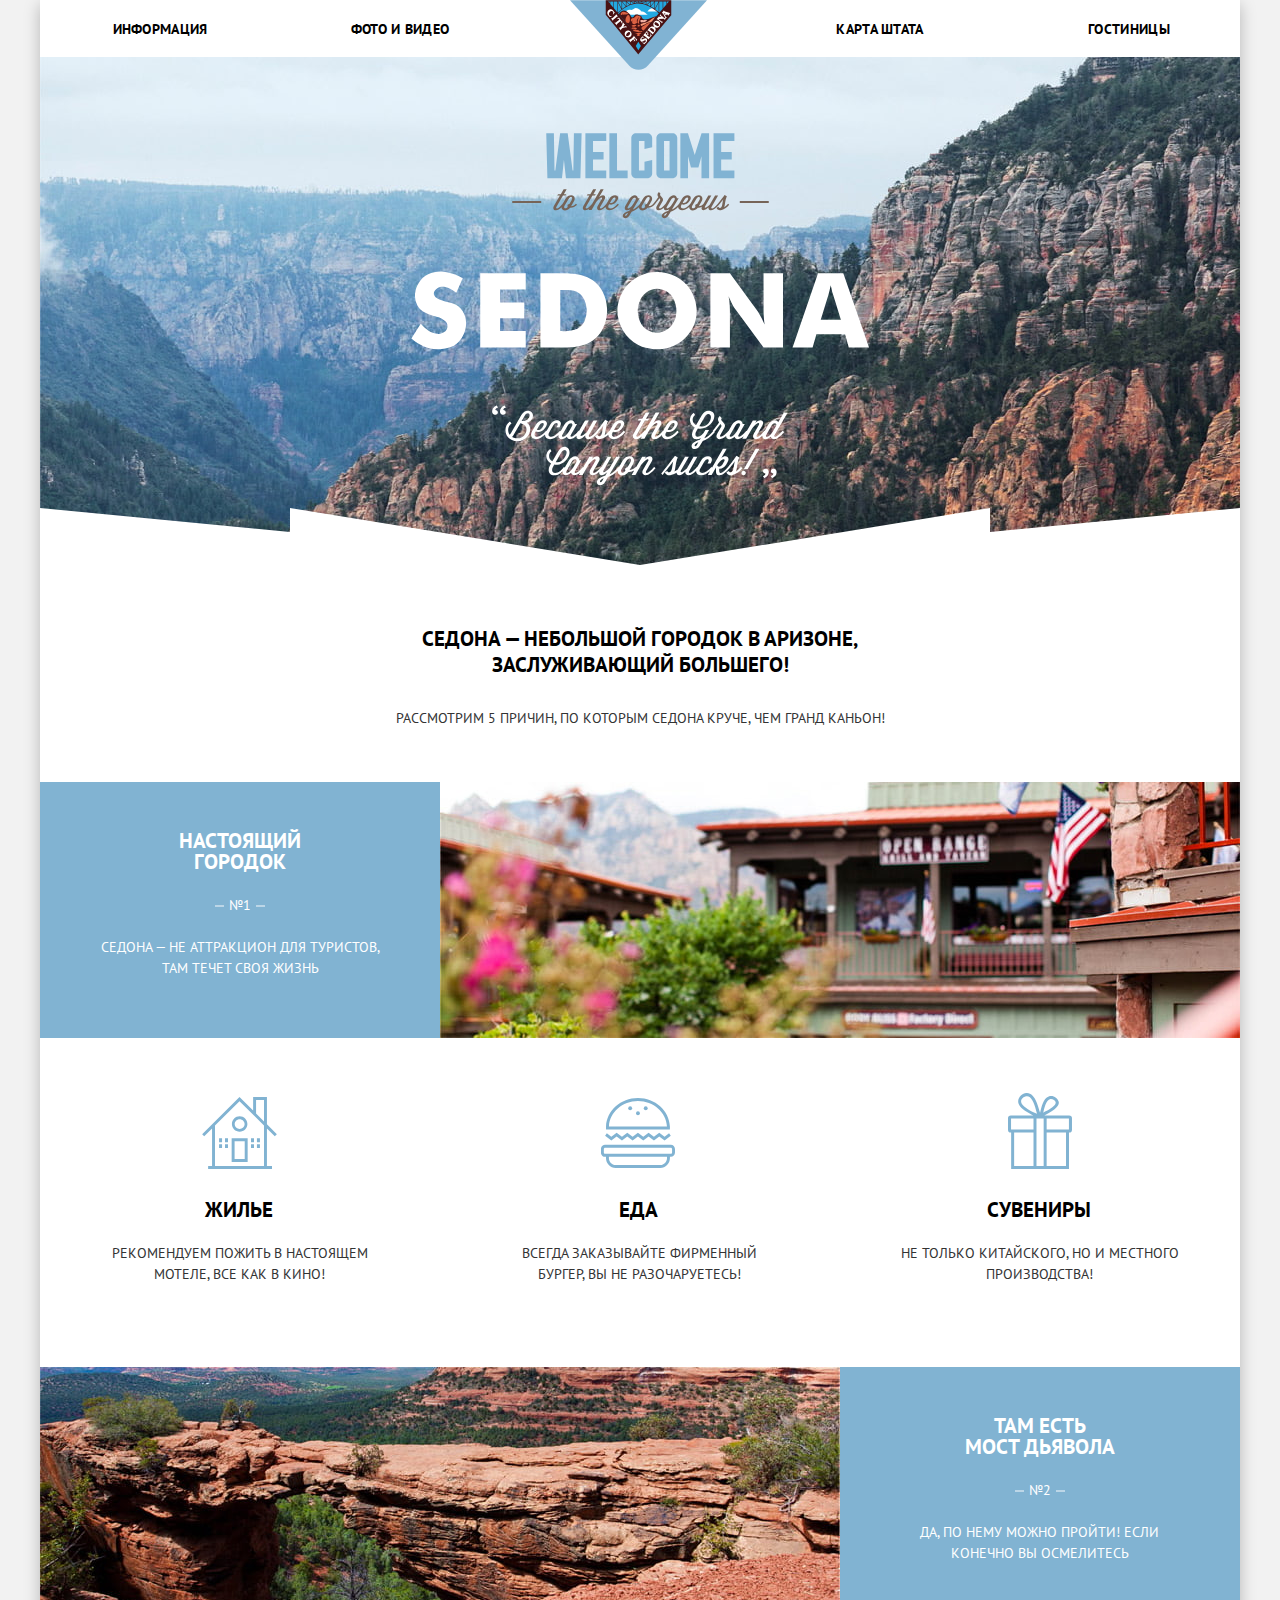
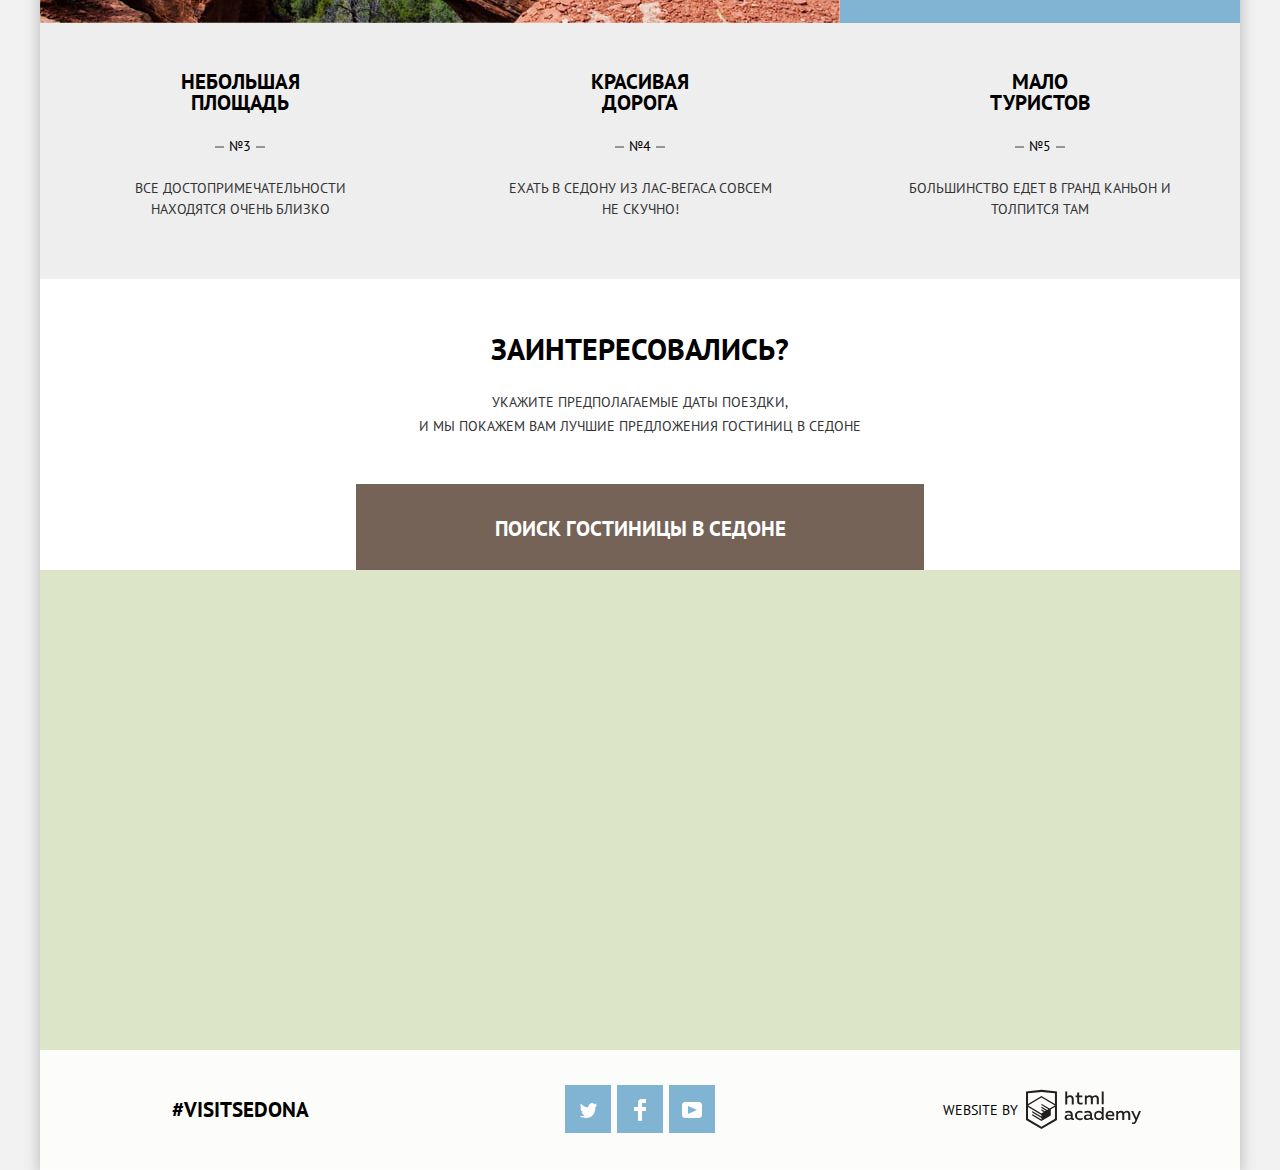
<file: index.html>
<!DOCTYPE html>
<html lang="ru">

<head>
  <meta charset="utf-8">
  <title>Седона</title>
  <link href="css/normalize.css" rel="stylesheet">
  <link href="css/index.css" rel="stylesheet">
  <link href="https://fonts.googleapis.com/css?family=PT+Sans:400,700" rel="stylesheet">
</head>

<body>
  <div class="layout">
    <header class="main-header">
      <a class="logo">
        <img src="img/logo-sedona.svg" width="137" height="70" alt="Логотип Седоны">
      </a>
      <nav class="main-navigation">
        <ul class="navigation-list">
          <li><a href="#" class="active">Информация</a></li>
          <li><a href="#">Фото и видео</a></li>
          <li></li>
          <li><a href="#">Карта штата</a></li>
          <li class="list-item"><a href="catalog.html">Гостиницы</a></li>
        </ul>
      </nav>
    </header>

    <main>
      <p class="page-top-background"></p>
      <h1 class="visually-hidden">Седона</h1>
      <section class="advantages">
        <h2 class="visually-hidden">Преимущества</h2>
        <div class="promo-container">
          <b class="promo-heading">Седона — небольшой городок в Аризоне, заслуживающий большего!</b>
          <p class="promo-content">Рассмотрим 5 причин, по которым Седона круче, чем гранд каньон!</p>
        </div>
        <!-- Список приемуществ Седоны -->
        <ol class="advantages-list">
          <li class="advantages-list-item">
            <div class="list-item-content">
              <h3 class="item-content-title">Настоящий городок</h3>
              <span class="item-content-number">№1</span>
              <p class="item-content-description">Седона — не аттракцион для туристов, там течет своя жизнь</p>
            </div>
            <img src="img/town.jpg" width="800" height="256" alt="Фотография Седоны">
            <ul class="advantages-description-list">
              <li class="description-list-item">
                <h4 class="list-item-accommodation">Жилье</h4>
                <p>Рекомендуем пожить в настоящем мотеле, все как в кино!</p>
              </li>
              <li class="description-list-item">
                <h4 class="list-item-food">Еда</h4>
                <p>Всегда заказывайте фирменный бургер, вы не разочаруетесь!</p>
              </li>
              <li class="description-list-item">
                <h4 class="list-item-souvenirs">Cувениры</h4>
                <p>Не только китайского, но и местного производства!</p>
              </li>
            </ul>
          </li>
          <li class="advantages-list-item">
            <div class="list-item-content">
              <h3 class="item-content-title">Там есть<br> мост дьявола</h3>
              <span class="item-content-number">№2</span>
              <p class="item-content-description">Да, по нему можно пройти! Если конечно вы осмелитесь</p>
            </div>
            <img src="img/devil-bridge.jpg" width="800" height="256" alt="Фотография Моста Дьявола">
          </li>
          <li class="advantages-list-item">
            <div class="list-item-content">
              <h3 class="list-content-title">Небольшая площадь</h3>
              <span class="item-content-number">№3</span>
              <p class="item-content-description">Все достопримечательности находятся очень близко</p>
            </div>
          </li>
          <li class="advantages-list-item">
            <div class="list-item-content">
              <h3 class="list-content-title">Красивая дорога</h3>
              <span class="item-content-number">№4</span>
              <p class="item-content-description">Ехать в Седону из Лас-Вегаса совсем не скучно!</p>
            </div>
          </li>
          <li class="advantages-list-item">
            <div class="list-item-content">
              <h3 class="list-content-title">Мало туристов</h3>
              <span class="item-content-number">№5</span>
              <p class="item-content-description">Большинство едет в Гранд Каньон и толпится там</p>
            </div>
          </li>
        </ol>
      </section>

      <section class="search">
        <h2 class="visually-hidden">Поиск гостиницы</h2>
        <p class="search-title">Заинтересовались?</p>
        <p class="search-description">Укажите предполагаемые даты поездки,<br> и мы покажем вам лучшие предложения гостиниц в седоне</p>
        <button type="button" class="btn btn-search-open">Поиск гостиницы в Седоне</button>

        <!-- Форма поиска гистиницы -->
        <div class="form-wrapper">
          <form  action="https://echo.htmlacademy.ru" method="GET" class="search-form" name="search">
            <p class="form-item">
              <!-- сделать форм i flex -->
              <label for="check-in-date">Дата заезда:</label>
              <input id="check-in-date" type="text" value="24 апреля 2017" name="first-day-date">
              <button type="button" class="calendar-icon-btn">
                <span class="visually-hidden">Открыть календарь</span>
                <svg xmlns="http://www.w3.org/2000/svg" width="21" height="22" viewBox="0 0 21 22"><path fill="#cacaca" d="M19.251 2.025h-2.845V.648c0-.381-.294-.689-.656-.689-.363 0-.656.308-.656.689v1.377h-3.938V.648c0-.381-.294-.689-.655-.689-.363 0-.657.308-.657.689v1.377H5.906V.648c0-.381-.294-.689-.656-.689-.363 0-.657.308-.657.689v1.377H1.75C.784 2.025 0 2.847 0 3.862v16.302C0 21.179.784 22 1.75 22h17.501c.966 0 1.749-.821 1.749-1.836V3.862c0-1.015-.783-1.837-1.749-1.837zm.437 18.139a.448.448 0 0 1-.437.459H1.75a.45.45 0 0 1-.438-.459V3.862a.45.45 0 0 1 .438-.459h2.844v1.378c0 .381.294.689.657.689.362 0 .656-.308.656-.689V3.403h3.938v1.378c0 .381.294.689.657.689.361 0 .655-.308.655-.689V3.403h3.938v1.378c0 .381.293.689.656.689.362 0 .656-.308.656-.689V3.403h2.845c.241 0 .437.206.437.459v16.302z"/><path fill="#cacaca" d="M4.594 8.225h2.625v2.066H4.594zM4.594 11.668h2.625v2.067H4.594zM4.594 15.112h2.625v2.066H4.594zM9.188 15.112h2.625v2.066H9.188zM9.188 11.668h2.625v2.067H9.188zM9.188 8.225h2.625v2.066H9.188zM13.781 15.112h2.625v2.066h-2.625zM13.781 11.668h2.625v2.067h-2.625zM13.781 8.225h2.625v2.066h-2.625z"/></svg>
              </button>
            </p>
            <p class="form-item">
              <label for="check-out-date">Дата выезда:</label>
              <input id="check-out-date" type="text" value="4 июля 2017" name="last-day-date">
              <button type="button" class="calendar-icon-btn">
                <span class="visually-hidden">Открыть календарь</span>
                <svg xmlns="http://www.w3.org/2000/svg" width="21" height="22" viewBox="0 0 21 22"><path fill="#cacaca" d="M19.251 2.025h-2.845V.648c0-.381-.294-.689-.656-.689-.363 0-.656.308-.656.689v1.377h-3.938V.648c0-.381-.294-.689-.655-.689-.363 0-.657.308-.657.689v1.377H5.906V.648c0-.381-.294-.689-.656-.689-.363 0-.657.308-.657.689v1.377H1.75C.784 2.025 0 2.847 0 3.862v16.302C0 21.179.784 22 1.75 22h17.501c.966 0 1.749-.821 1.749-1.836V3.862c0-1.015-.783-1.837-1.749-1.837zm.437 18.139a.448.448 0 0 1-.437.459H1.75a.45.45 0 0 1-.438-.459V3.862a.45.45 0 0 1 .438-.459h2.844v1.378c0 .381.294.689.657.689.362 0 .656-.308.656-.689V3.403h3.938v1.378c0 .381.294.689.657.689.361 0 .655-.308.655-.689V3.403h3.938v1.378c0 .381.293.689.656.689.362 0 .656-.308.656-.689V3.403h2.845c.241 0 .437.206.437.459v16.302z"/><path fill="#cacaca" d="M4.594 8.225h2.625v2.066H4.594zM4.594 11.668h2.625v2.067H4.594zM4.594 15.112h2.625v2.066H4.594zM9.188 15.112h2.625v2.066H9.188zM9.188 11.668h2.625v2.067H9.188zM9.188 8.225h2.625v2.066H9.188zM13.781 15.112h2.625v2.066h-2.625zM13.781 11.668h2.625v2.067h-2.625zM13.781 8.225h2.625v2.066h-2.625z"/></svg>
              </button>
            </p>
            <p class="form-item">
              <label for="adults">Взрослые:</label>
              <button type="button" class="minus-btn">
                <span class="visually-hidden">Меньше</span>
                <svg xmlns="http://www.w3.org/2000/svg" width="11" height="11" viewBox="0 0 22.354 22.354">
                  <path fill="#a9a9a9" data-original="#000000" class="active-path" d="M0 8.61h22.354v5.133H0z"></path>
                </svg>
              </button>
              <input id="adults" type="text" value="2" name="adults-number">
              <button type="button" class="plus-btn">
                <span class="visually-hidden">Больше</span>
                <svg xmlns="http://www.w3.org/2000/svg" width="11" height="11" viewBox="0 0 533.333 533.333">
                  <path fill="#a9a9a9" d="M516.667 200H333.333V16.667C333.333 7.462 325.871 0 316.667 0h-100C207.462 0 200 7.462 200 16.667V200H16.667C7.462 200 0 207.462 0 216.667v100c0 9.204 7.462 16.666 16.667 16.666H200v183.334c0 9.204 7.462 16.666 16.667 16.666h100c9.204 0 16.667-7.462 16.667-16.666V333.333h183.333c9.204 0 16.667-7.462 16.667-16.666v-100c-.001-9.205-7.463-16.667-16.667-16.667z" data-original="#000000" class="active-path"></path>
                </svg>
              </button>
            </p>
            <p class="form-item">
              <label for="kids">Дети:</label>
              <button type="button" class="minus-btn">
                <span class="visually-hidden">Меньше</span>
                <svg xmlns="http://www.w3.org/2000/svg" width="11" height="11" viewBox="0 0 22.354 22.354">
                  <path fill="#a9a9a9" data-original="#000000" class="active-path" d="M0 8.61h22.354v5.133H0z"></path>
                </svg>
              </button>
              <input id="kids" type="text" value="0" name="kids-number">
              <button type="button" class="plus-btn">
                  <span class="visually-hidden">Больше</span>
                  <svg xmlns="http://www.w3.org/2000/svg" width="11" height="11" viewBox="0 0 533.333 533.333">
                    <path fill="#a9a9a9" d="M516.667 200H333.333V16.667C333.333 7.462 325.871 0 316.667 0h-100C207.462 0 200 7.462 200 16.667V200H16.667C7.462 200 0 207.462 0 216.667v100c0 9.204 7.462 16.666 16.667 16.666H200v183.334c0 9.204 7.462 16.666 16.667 16.666h100c9.204 0 16.667-7.462 16.667-16.666V333.333h183.333c9.204 0 16.667-7.462 16.667-16.666v-100c-.001-9.205-7.463-16.667-16.667-16.667z" data-original="#000000" class="active-path"></path>
                  </svg>
                </button>
            </p>
            <button class="btn search-btn" type="submit">Найти</button>
          </form>
        </div>
      </section>
      <section class="map">
          <h2 class="visually-hidden">Карта Седоны</h2>
          <iframe src="https://www.google.com/maps/embed?pb=!1m18!1m12!1m3!1d26190.334136187066!2d-111.78466470692796!3d34.86145923101029!2m3!1f0!2f0!3f0!3m2!1i1024!2i768!4f13.1!3m3!1m2!1s0x872da132f942b00d%3A0x5548c523fa6c8efd!2z0KHQtdC00L7QvdCwLCDQkNGA0LjQt9C-0L3QsCA4NjMzNiwg0KHQqNCQ!5e0!3m2!1sru!2sth!4v1551275341965" width="1200" height="593" frameborder="0" style="border:0" allowfullscreen></iframe>
        </section>
    </main>

    <footer class="main-footer">
      <p class="social-tag">
        <a href="#">#Visitsedona</a>
       </p>
      <ul class="socail-contacts">
        <li>
          <a href="#" class="social-btn">
          <span class="visually-hidden">Седона в Твиттере</span>
          <svg xmlns="http://www.w3.org/2000/svg" xmlns:xlink="http://www.w3.org/1999/xlink" width="17" height="15" viewBox="0 0 17 15"><path fill="#FFF" d="M10.95.144c1.685-.496 2.984.27 3.577 1.179.673-.231 1.331-.481 2.011-.708a2.345 2.345 0 0 1-.857 1.768c.685.17 1.304-.491 1.304-.491-.169 1-1.006 1.788-1.563 2.024-.231 6.75-3.175 11.217-10.077 11.082h-.446c-.41 0-4.164-.46-4.898-1.887 2.271.196 3.893-.422 4.693-1.177-.96-.3-2.679-.477-2.979-2.95.349.106.564.228 1.19.119C1.705 8.247.374 7.53.448 5.33c.285.328 1.067.536 1.34.472C1.085 5.561-.182 2.442.894.85c1.818 1.854 3.735 3.606 7.152 3.773C8.254 2.33 9.183.793 10.95.144z"/></svg> 
          </a>
        </li>
        <li>
          <a href="#" class="social-btn">
            <span class="visually-hidden">Седона в Фейсбуке</span>
            <svg xmlns="http://www.w3.org/2000/svg" width="12" height="22" viewBox="0 0 12 22"><path fill="#FFF" d="M12 4V0H8a4 4 0 0 0-4 4v4H0v4h4v10h4V12h4V8H8V4h4z"/></svg>
          </a>
        </li>
        <li>
          <a href="#" class="social-btn">
            <span class="visually-hidden">Седона на Ютьюбе</span>
            <svg xmlns="http://www.w3.org/2000/svg" xmlns:xlink="http://www.w3.org/1999/xlink" width="20" height="16" viewBox="0 0 20 16"><path fill="#FFF" d="M17 0H3C1.35 0 0 1.35 0 3v10c0 1.65 1.35 3 3 3h14c1.65 0 3-1.35 3-3V3c0-1.65-1.35-3-3-3zM6.027 11.998V4.002L15.014 8l-8.987 3.998z"/></svg>
          </a>
        </li>
      </ul>
      <p class="copyright">
        <span>Website by</span>
        <a href="https://htmlacademy.ru/intensive/htmlcss" class="copyright-logo">
          <span class="visually-hidden">HTMLacademy</span>
          <svg id="Layer_1" data-name="Layer 1" xmlns="http://www.w3.org/2000/svg" width="115" height="41" viewBox="0 0 108.08 36.85"><title>logo-htmlacademy-small1</title><path d="M44.61,26.88a2,2,0,0,0,.55-0.1v1.33a3.25,3.25,0,0,1-1.18.21,1.67,1.67,0,0,1-1.67-1,4.84,4.84,0,0,1-3.14,1.08c-1.51,0-2.91-.83-2.91-2.55,0-2.13,2-2.79,3.71-2.79a11.08,11.08,0,0,1,2.17.25v-0.3c0-1-.76-1.77-2.19-1.77a7.42,7.42,0,0,0-3,.64v-1.7a10.21,10.21,0,0,1,3.19-.55c2.36,0,3.81,1.12,3.81,3.65v3a0.54,0.54,0,0,0,.49.59h0.17Zm-6.44-1.13A1.35,1.35,0,0,0,39.63,27h0.11a3.39,3.39,0,0,0,2.41-1V24.58a9.72,9.72,0,0,0-1.81-.21c-1,0-2.16.33-2.16,1.38h0Zm12.36-6.11a5,5,0,0,1,2.57.64V22a4.08,4.08,0,0,0-2.3-.7,2.75,2.75,0,1,0,0,5.49,5,5,0,0,0,2.43-.64v1.71a6.27,6.27,0,0,1-2.76.57A4.21,4.21,0,0,1,46,24.51q0-.21,0-0.41a4.32,4.32,0,0,1,4.18-4.46h0.38Zm12.17,7.24a2,2,0,0,0,.55-0.1v1.33a3.25,3.25,0,0,1-1.18.21,1.67,1.67,0,0,1-1.67-1,4.84,4.84,0,0,1-3.14,1.08c-1.51,0-2.91-.83-2.91-2.55,0-2.13,2-2.79,3.71-2.79a11.08,11.08,0,0,1,2.17.25v-0.3c0-1-.76-1.77-2.19-1.77a7.42,7.42,0,0,0-3,.64v-1.7a10.21,10.21,0,0,1,3.19-.55c2.36,0,3.81,1.12,3.81,3.65v3a0.54,0.54,0,0,0,.49.59h0.17Zm-6.44-1.13A1.35,1.35,0,0,0,57.73,27h0.11a3.39,3.39,0,0,0,2.41-1V24.58a9.72,9.72,0,0,0-1.81-.21c-1.06,0-2.16.33-2.16,1.38h0ZM73,16V28.2H71.35V26.88a3.88,3.88,0,0,1-3.19,1.54,4.4,4.4,0,0,1,0-8.78,3.81,3.81,0,0,1,3,1.3V16H73Zm-4.53,5.22a2.76,2.76,0,1,0,0,5.52A2.86,2.86,0,0,0,71.15,25V23A2.91,2.91,0,0,0,68.49,21.27ZM79,19.64c3.31,0,4.46,2.68,3.92,5.09H76.7c0.21,1.5,1.67,2.11,3.19,2.11a6.11,6.11,0,0,0,2.64-.59v1.6a7.14,7.14,0,0,1-3,.57C77,28.42,74.78,27,74.78,24a4.18,4.18,0,0,1,4-4.39H79Zm0.09,1.54a2.28,2.28,0,0,0-2.44,2.1v0.06H81.3A2,2,0,0,0,79.13,21.18Zm5.73,7V19.87h1.65v1a3.81,3.81,0,0,1,2.78-1.27A2.86,2.86,0,0,1,91.89,21a4.12,4.12,0,0,1,2.91-1.33A3.06,3.06,0,0,1,98,23V28.2h-1.9V23.05a1.59,1.59,0,0,0-1.42-1.75H94.42a2.8,2.8,0,0,0-2.07,1.12V28.2h-1.9V23.05A1.59,1.59,0,0,0,89,21.31H88.8a3,3,0,0,0-2.21,1.29v5.63H84.86Zm21.31-8.33h1.9l-3.91,9.46c-0.9,2.17-2.09,2.86-3.35,2.86a4.76,4.76,0,0,1-1.1-.14V30.46a2.86,2.86,0,0,0,.85.12c0.9,0,1.58-.64,2.07-1.9l0.17-.42-4-8.4h2l2.86,6.29ZM38.73,1.46V6.22a3.81,3.81,0,0,1,2.7-1.14,3.25,3.25,0,0,1,3.44,3.4v5.15H43V8.72a1.81,1.81,0,0,0-1.61-2h-0.3a2.93,2.93,0,0,0-2.32,1.39v5.52h-1.9V1.46h1.9ZM49.94,2.31v3h3V6.91h-3v3.81c0,1.1.5,1.46,1.58,1.46a4.49,4.49,0,0,0,1.69-.33v1.6A6.8,6.8,0,0,1,51,13.8a2.55,2.55,0,0,1-2.86-2.74V6.89H46.58V5.26h1.5V2.74Zm5.4,11.31V5.28H57v1A3.81,3.81,0,0,1,59.77,5a2.86,2.86,0,0,1,2.6,1.33A4.12,4.12,0,0,1,65.28,5,3.06,3.06,0,0,1,68.44,8.4v5.21h-1.9V8.46a1.59,1.59,0,0,0-1.42-1.75H64.89a2.8,2.8,0,0,0-2.07,1.12v5.78h-1.9V8.46A1.59,1.59,0,0,0,59.5,6.71H59.27A3,3,0,0,0,57.06,8v5.63H55.34ZM71.17,1.45H73V13.6H71.17V1.45ZM14.71,0H14.55L0,1.54V28.21l14.55,8.66,14.55-8.66V1.54Zm12.5,27.1L14.55,34.64,1.9,27.12V16.18l12.59,7.5V25L5.86,19.9v1.31l8.68,5.21v1.39L5.87,22.65V24l8.68,5.21,8.75-5.24V18.31L27.2,16V27.12Zm0-12.53-3.48,2-1.6,1L14.51,13v1.31L21,18.23H21l-0.14.09-1,.54-5.37-3.2V17l4.24,2.52-1,.67-3.2-1.9v1.31l2.1,1.24L14.5,22.1,2,14.65,14.51,7.11Zm0-1.32L14.49,5.76,1.91,13.25v-10L14.56,1.92,27.21,3.25v10h0Z" transform="translate(0 -0.02)" fill="#231f20"/></svg>  
        </a>
        
      </p>
    </footer>
  </div>



  <script>
    var btn = document.querySelector('.btn-search-open');
    var form = document.querySelector('.search-form');

    var firstDay = document.querySelector('[name=first-day-date]');
    var lastDay = document.querySelector('[name=last-day-date]');
    var adults = document.querySelector('[name=adults-number]');
    var kids = document.querySelector('[name=kids-number]');

    var isStorageSupport = true;
    var firstDayStorage = '';
    var lastDayStorage = '';
    var adultsStorage = '';
    var kidsStorage = '';

    try {
      firstDayStorage = localStorage.getItem('firstDay');
      lastDayStorage = localStorage.getItem('lastDay');
      adultsStorage = localStorage.getItem('adults');
      kidsStorage = localStorage.getItem('kids');
    } catch (err) {
      isStorageSupport = false;
    }

    btn.addEventListener('click', function(evt) {   
      evt.preventDefault();
      form.classList.toggle('form-visible');

     
      if (firstDayStorage) {
        firstDay.value = firstDayStorage;
      }

      if (lastDayStorage) {
        lastDay.value = lastDayStorage;
      }

      if (adultsStorage) {
        adults.value = adultsStorage;
      }

      if (kidsStorage) {
        kids.value = kidsStorage;
      }

      if (firstDay.value === '') {
        firstDay.focus();
      } else if (lastDay.value === '') {
        lastDay.focus();
      } else if (adults.value === '') {
        adults.focus();
      } else if (kids.value === '') {
        kids.focus();
      } else {
        firstDay.focus();
      }
 
    });

    form.addEventListener('submit', function (evt) {
      if (!firstDay.value || !lastDay.value || !adults.value || !kids.value) {
     evt.preventDefault();
     console.log('Нужно заполнить все поля');
      } else {
        if (isStorageSupport) {
        localStorage.setItem('firstDay', firstDay.value);
        localStorage.setItem('lastDay', lastDay.value);
        localStorage.setItem('adults', adults.value);
        localStorage.setItem('kids', kids.value);
        }
      }
    });

    window.addEventListener('keydown', function (evt) {
      if (evt.keyCode === 27) {
        evt.preventDefault();
        if (!form.classList.contains('form-visible')) {
          form.classList.add('form-visible');
        }
      }
    });
  </script>
</body>

</html>
</file>
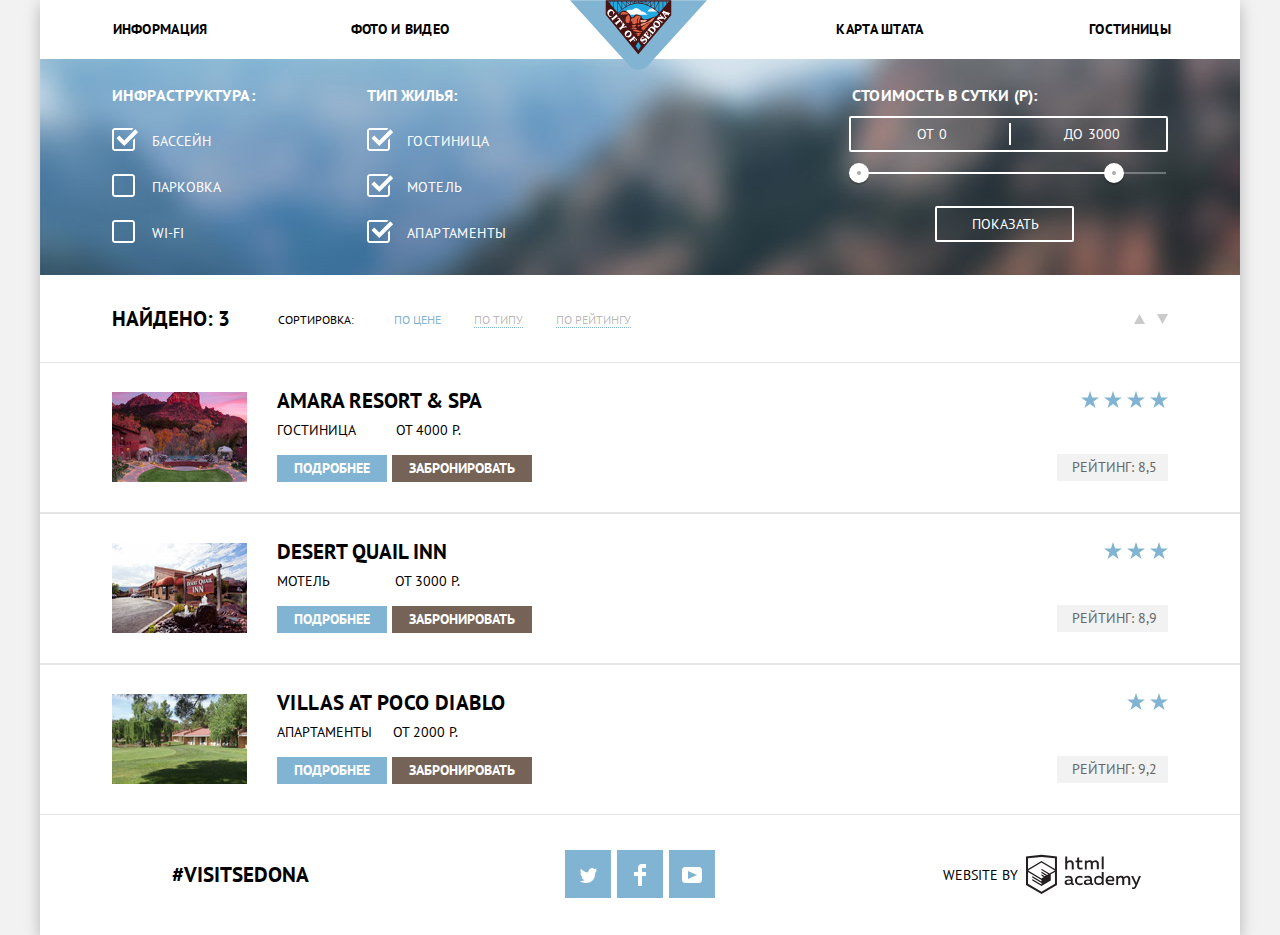
<file: catalog.html>
<!DOCTYPE html>
<html lang="ru">

<head>
    <meta charset="UTF-8">
    <title>Седона каталог</title>
    <link href="css/normalize.css" rel="stylesheet">
    <link href="css/index.css" rel="stylesheet">
    <link href="https://fonts.googleapis.com/css?family=PT+Sans:400,700" rel="stylesheet">
</head>

<body>
    <div class="layout">
        <header class="main-header">
            <a href="index.html" class="logo">
                <img src="img/logo-sedona.svg" width="137" height="70" alt="Логотип Седоны">
            </a>
            <nav class="main-navigation">
                <ul class="navigation-list">
                    <li><a href="#">Информация</a></li>
                    <li><a href="#">Фото и видео</a></li>
                    <li></li>
                    <li><a href="#">Карта штата</a></li>
                    <li><a href="#" class="active list-item-active">Гостиницы</a></li>
                </ul>
            </nav>
        </header>

        <main class="inner-page">
            <h1 class="visually-hidden">Поиск гостиницы в Седоне</h1>

            <!-- Фильтры поиска -->
            <section class="catalog-search">
                <h2 class="visually-hidden">Параметры поиска гостиницы</h2>
                <form action="https://echo.htmlacademy.ru" method="GET" class="search-filters" name="filters">
                    <div class="filter-column">
                        <fieldset class="filter-infrastructure">
                            <legend class="filter-infrastructure-title">Инфраструктура:</legend>
                            <ul class="filter-infrastructure-list">
                                <li class="filter-infrastructure-item">
                                    <input class="visually-hidden filter-checkbox" id="pool-checkbox" type="checkbox" checked name="pool">
                                    <label for="pool-checkbox">Бассейн</label>
                                </li>
                                <li class="filter-infrastructure-item">
                                    <input class="visually-hidden filter-checkbox" id="parking-checkbox" type="checkbox" name="parking">
                                    <label for="parking-checkbox">Парковка</label>
                                </li>
                                <li class="filter-infrastructure-item">
                                    <input class="visually-hidden filter-checkbox" id="wifi-checkbox" type="checkbox" name="wi-fi">
                                    <label for="wifi-checkbox">Wi-fi</label>
                                </li>
                            </ul>
                        </fieldset>

                        <fieldset class="filter-accommodation">
                            <legend class="filter-accommodation-title">Тип жилья:</legend>
                            <ul class="filter-accommodation-list">
                                <li class="filter-accommodation-item">
                                    <input class="visually-hidden filter-checkbox" id="hotel-checkbox" type="checkbox" checked name="hotel">
                                    <label for="hotel-checkbox">Гостиница</label>
                                </li>
                                <li class="filter-accommodation-item">
                                    <input class="visually-hidden filter-checkbox" id="motel-checkbox" type="checkbox" checked name="motel">
                                    <label for="motel-checkbox">Мотель</label>
                                </li>
                                <li class="filter-accommodation-item">
                                    <input class="visually-hidden filter-checkbox" id="apartments-checkbox" type="checkbox" checked name="apartments">
                                    <label for="apartments-checkbox">Апартаменты</label>
                                </li>
                            </ul>
                        </fieldset>
                    </div>
                    <!-- Тут будет рейндж по стоимости в сутки -->
                    <div class="filter-range">
                        <div class="range-title">Стоимость в сутки (Р):</div>
                        <div class="prise-controls">
                            <label>От<input type="text" name="min-price" class="min-price" value="0"></label>
                            <label>До<input type="text" name="max-price" class="max-price" value="3000"></label>
                        </div>
                        <div class="range-controls">
                            <div class="scale">
                                <div class="bar"></div>
                            </div>
                            <div class="range-toggle toggle-min"></div>
                            <div class="range-toggle toggle-max"></div>
                        </div>
                        <button type="submit" class="btn filter-btn">Показать</button>
                    </div>
                </form>

                <!--  сортировка по цене etc. -->
                <section class="search-results-sort">
                    <h2 class="visually-hidden">Сортировка результатов поиска</h2>
                    <p class="results-sort-found">Найдено: 3</p>
                    <p class="results-sort-type">Сортировка:</p>
                    <ul class="sort-type-list">
                        <li class="sort-type-item"><a href="#" class="sort-type-item-selected">По цене</a></li>
                        <li class="sort-type-item"><a href="#">По типу</a></li>
                        <li class="sort-type-item"><a href="#">По рейтингу</a></li>
                    </ul>
                    <ul class="sort-buttons">
                        <li class="sort-btn sort-low-to-hight">
                            <a href="#" class="sort-btn-link">
                                <span class="visually-hidden">Сортировка по возрастанию</span>
                                <svg xmlns="http://www.w3.org/2000/svg" width="11" height="10" viewBox="0 0 11 10"><path fill="#cacaca" d="M5.5 0L0 10h11z"/></svg>
                            </a>
                        </li>
                        <li class="sort-btn sort-hight-to-low">
                            <a href="#" class="sort-btn-link">
                                <span class="visually-hidden">Сортировка по убыванию</span>
                                <svg xmlns="http://www.w3.org/2000/svg" width="11" height="10" viewBox="0 0 11 10"><path fill="#cacaca" d="M5.5 10L0 0h11"/></svg>
                            </a>
                        </li>
                    </ul>
                </section>


                <h2 class="visually-hidden">Результаты поиска</h2>
                <ul class="search-results">
                    <li class="search-results-item">
                        <article class="results-item-card">
                            <div class="item-card-column">
                                <img src="img/amara-resort.jpg" width="135" height="90" alt="Отель Amara Resort & Spa">
                                <div class="item-card-inner-wrapper">
                                    <h3 class="item-card-title">Amara Resort & Spa</h3>
                                    <span class="item-card-type">Гостиница</span>
                                    <span class="item-card-cost">От 4000 Р.</span>
                                    <a href="#" class="btn card-detail-btn">Подробнее</a>
                                    <a href="#" class="btn card-book-btn">Забронировать</a>
                                </div>
                            </div>
                            <div class="results-item-rating">
                                <p class="item-rating-stars">
                                    <span class="rating-star"></span>
                                    <span class="rating-star"></span>
                                    <span class="rating-star"></span>
                                    <span class="rating-star"></span>
                                </p>
                                <p class="item-rating-numbers">Рейтинг: 8,5</p>
                            </div>
                        </article>
                    </li>
                    <li class="search-results-item">
                        <article class="results-item-card">
                            <div class="item-card-column">
                                <img src="img/desert-quail.jpg" width="135" height="90" alt="Мотель Desert Quail Inn">
                                <div class="item-card-inner-wrapper">
                                    <h3 class="item-card-title">Desert Quail Inn</h3>
                                    <span class="item-card-type">Мотель</span>
                                    <span class="item-card-cost">От 3000 Р.</span>
                                    <a href="#" class="btn card-detail-btn">Подробнее</a>
                                    <a href="#" class="btn card-book-btn">Забронировать</a>
                                </div>
                            </div>
                            <div class="results-item-rating">
                                <p class="item-rating-stars">
                                    <span class="rating-star"></span>
                                    <span class="rating-star"></span>
                                    <span class="rating-star"></span>
                                </p>
                                <p class="item-rating-numbers">Рейтинг: 8,9</p>
                            </div>
                        </article>
                    </li>
                    <li class="search-results-item">
                        <article class="results-item-card">
                            <div class="item-card-column">
                                <img src="img/villas.jpg" width="135" height="90" alt="Апартаменты Villas at Poco Diablo">
                                <div class="item-card-inner-wrapper">
                                    <h3 class="item-card-title">Villas at Poco Diablo</h3>
                                    <span class="item-card-type">Апартаменты</span>
                                    <span class="item-card-cost">От 2000 Р.</span>
                                    <a href="#" class="btn card-detail-btn">Подробнее</a>
                                    <a href="#" class="btn card-book-btn">Забронировать</a>
                                </div>
                            </div>
                            <div class="results-item-rating">
                                <p class="item-rating-stars">
                                    <span class="rating-star"></span>
                                    <span class="rating-star"></span>
                                </p>
                                <p class="item-rating-numbers">Рейтинг: 9,2</p>
                            </div>
                        </article>
                    </li>
                </ul>
            </section>
        </main>
        <footer class="main-footer inner-footer">
            <p class="social-tag">
                <a href="#">#Visitsedona</a>
            </p>
            <ul class="socail-contacts">
                <li>
                    <a href="#" class="social-btn">
                        <span class="visually-hidden">Седона в Твиттере</span>
                        <svg xmlns="http://www.w3.org/2000/svg" xmlns:xlink="http://www.w3.org/1999/xlink" width="17" height="15" viewBox="0 0 17 15"><path fill="#FFF" d="M10.95.144c1.685-.496 2.984.27 3.577 1.179.673-.231 1.331-.481 2.011-.708a2.345 2.345 0 0 1-.857 1.768c.685.17 1.304-.491 1.304-.491-.169 1-1.006 1.788-1.563 2.024-.231 6.75-3.175 11.217-10.077 11.082h-.446c-.41 0-4.164-.46-4.898-1.887 2.271.196 3.893-.422 4.693-1.177-.96-.3-2.679-.477-2.979-2.95.349.106.564.228 1.19.119C1.705 8.247.374 7.53.448 5.33c.285.328 1.067.536 1.34.472C1.085 5.561-.182 2.442.894.85c1.818 1.854 3.735 3.606 7.152 3.773C8.254 2.33 9.183.793 10.95.144z"/></svg> 
                    </a>
                </li>
                <li>
                    <a href="#" class="social-btn">
                        <span class="visually-hidden">Седона в Фейсбуке</span>
                        <svg xmlns="http://www.w3.org/2000/svg" width="12" height="22" viewBox="0 0 12 22"><path fill="#FFF" d="M12 4V0H8a4 4 0 0 0-4 4v4H0v4h4v10h4V12h4V8H8V4h4z"/></svg>
                     </a>
                </li>
                <li>
                    <a href="#" class="social-btn">
                         <span class="visually-hidden">Седона на Ютьюбе</span>
                         <svg xmlns="http://www.w3.org/2000/svg" xmlns:xlink="http://www.w3.org/1999/xlink" width="20" height="16" viewBox="0 0 20 16"><path fill="#FFF" d="M17 0H3C1.35 0 0 1.35 0 3v10c0 1.65 1.35 3 3 3h14c1.65 0 3-1.35 3-3V3c0-1.65-1.35-3-3-3zM6.027 11.998V4.002L15.014 8l-8.987 3.998z"/></svg>
                    </a>
                </li>
            </ul>
            <p class="copyright">
                <span>Website by</span>
                <a href="https://htmlacademy.ru/intensive/htmlcss" class="copyright-logo">
                    <span class="visually-hidden">HTMLacademy</span>
                      <svg id="Layer_1" data-name="Layer 1" xmlns="http://www.w3.org/2000/svg" width="115" height="41" viewBox="0 0 108.08 36.85"><title>logo-htmlacademy-small1</title><path d="M44.61,26.88a2,2,0,0,0,.55-0.1v1.33a3.25,3.25,0,0,1-1.18.21,1.67,1.67,0,0,1-1.67-1,4.84,4.84,0,0,1-3.14,1.08c-1.51,0-2.91-.83-2.91-2.55,0-2.13,2-2.79,3.71-2.79a11.08,11.08,0,0,1,2.17.25v-0.3c0-1-.76-1.77-2.19-1.77a7.42,7.42,0,0,0-3,.64v-1.7a10.21,10.21,0,0,1,3.19-.55c2.36,0,3.81,1.12,3.81,3.65v3a0.54,0.54,0,0,0,.49.59h0.17Zm-6.44-1.13A1.35,1.35,0,0,0,39.63,27h0.11a3.39,3.39,0,0,0,2.41-1V24.58a9.72,9.72,0,0,0-1.81-.21c-1,0-2.16.33-2.16,1.38h0Zm12.36-6.11a5,5,0,0,1,2.57.64V22a4.08,4.08,0,0,0-2.3-.7,2.75,2.75,0,1,0,0,5.49,5,5,0,0,0,2.43-.64v1.71a6.27,6.27,0,0,1-2.76.57A4.21,4.21,0,0,1,46,24.51q0-.21,0-0.41a4.32,4.32,0,0,1,4.18-4.46h0.38Zm12.17,7.24a2,2,0,0,0,.55-0.1v1.33a3.25,3.25,0,0,1-1.18.21,1.67,1.67,0,0,1-1.67-1,4.84,4.84,0,0,1-3.14,1.08c-1.51,0-2.91-.83-2.91-2.55,0-2.13,2-2.79,3.71-2.79a11.08,11.08,0,0,1,2.17.25v-0.3c0-1-.76-1.77-2.19-1.77a7.42,7.42,0,0,0-3,.64v-1.7a10.21,10.21,0,0,1,3.19-.55c2.36,0,3.81,1.12,3.81,3.65v3a0.54,0.54,0,0,0,.49.59h0.17Zm-6.44-1.13A1.35,1.35,0,0,0,57.73,27h0.11a3.39,3.39,0,0,0,2.41-1V24.58a9.72,9.72,0,0,0-1.81-.21c-1.06,0-2.16.33-2.16,1.38h0ZM73,16V28.2H71.35V26.88a3.88,3.88,0,0,1-3.19,1.54,4.4,4.4,0,0,1,0-8.78,3.81,3.81,0,0,1,3,1.3V16H73Zm-4.53,5.22a2.76,2.76,0,1,0,0,5.52A2.86,2.86,0,0,0,71.15,25V23A2.91,2.91,0,0,0,68.49,21.27ZM79,19.64c3.31,0,4.46,2.68,3.92,5.09H76.7c0.21,1.5,1.67,2.11,3.19,2.11a6.11,6.11,0,0,0,2.64-.59v1.6a7.14,7.14,0,0,1-3,.57C77,28.42,74.78,27,74.78,24a4.18,4.18,0,0,1,4-4.39H79Zm0.09,1.54a2.28,2.28,0,0,0-2.44,2.1v0.06H81.3A2,2,0,0,0,79.13,21.18Zm5.73,7V19.87h1.65v1a3.81,3.81,0,0,1,2.78-1.27A2.86,2.86,0,0,1,91.89,21a4.12,4.12,0,0,1,2.91-1.33A3.06,3.06,0,0,1,98,23V28.2h-1.9V23.05a1.59,1.59,0,0,0-1.42-1.75H94.42a2.8,2.8,0,0,0-2.07,1.12V28.2h-1.9V23.05A1.59,1.59,0,0,0,89,21.31H88.8a3,3,0,0,0-2.21,1.29v5.63H84.86Zm21.31-8.33h1.9l-3.91,9.46c-0.9,2.17-2.09,2.86-3.35,2.86a4.76,4.76,0,0,1-1.1-.14V30.46a2.86,2.86,0,0,0,.85.12c0.9,0,1.58-.64,2.07-1.9l0.17-.42-4-8.4h2l2.86,6.29ZM38.73,1.46V6.22a3.81,3.81,0,0,1,2.7-1.14,3.25,3.25,0,0,1,3.44,3.4v5.15H43V8.72a1.81,1.81,0,0,0-1.61-2h-0.3a2.93,2.93,0,0,0-2.32,1.39v5.52h-1.9V1.46h1.9ZM49.94,2.31v3h3V6.91h-3v3.81c0,1.1.5,1.46,1.58,1.46a4.49,4.49,0,0,0,1.69-.33v1.6A6.8,6.8,0,0,1,51,13.8a2.55,2.55,0,0,1-2.86-2.74V6.89H46.58V5.26h1.5V2.74Zm5.4,11.31V5.28H57v1A3.81,3.81,0,0,1,59.77,5a2.86,2.86,0,0,1,2.6,1.33A4.12,4.12,0,0,1,65.28,5,3.06,3.06,0,0,1,68.44,8.4v5.21h-1.9V8.46a1.59,1.59,0,0,0-1.42-1.75H64.89a2.8,2.8,0,0,0-2.07,1.12v5.78h-1.9V8.46A1.59,1.59,0,0,0,59.5,6.71H59.27A3,3,0,0,0,57.06,8v5.63H55.34ZM71.17,1.45H73V13.6H71.17V1.45ZM14.71,0H14.55L0,1.54V28.21l14.55,8.66,14.55-8.66V1.54Zm12.5,27.1L14.55,34.64,1.9,27.12V16.18l12.59,7.5V25L5.86,19.9v1.31l8.68,5.21v1.39L5.87,22.65V24l8.68,5.21,8.75-5.24V18.31L27.2,16V27.12Zm0-12.53-3.48,2-1.6,1L14.51,13v1.31L21,18.23H21l-0.14.09-1,.54-5.37-3.2V17l4.24,2.52-1,.67-3.2-1.9v1.31l2.1,1.24L14.5,22.1,2,14.65,14.51,7.11Zm0-1.32L14.49,5.76,1.91,13.25v-10L14.56,1.92,27.21,3.25v10h0Z" transform="translate(0 -0.02)" fill="#231f20"/></svg>  
                </a>
            </p>
        </footer>
    </div>
</body>

</html>
</file>
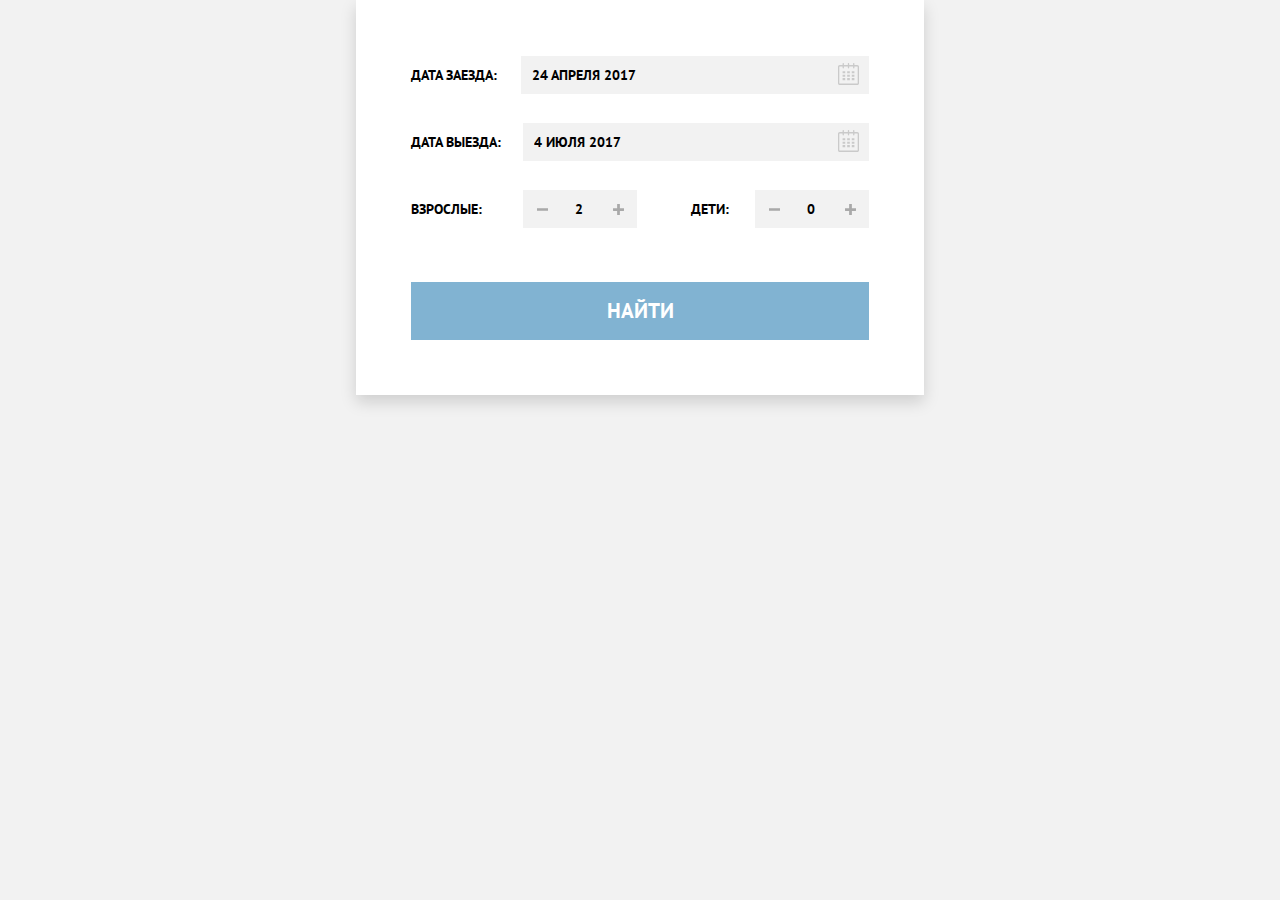
<file: form.html>
<!DOCTYPE html>
<html lang="ru">

<head>
  <meta charset="utf-8">
  <title>Форма поиска гостиницы</title>
  <link href="css/normalize.css" rel="stylesheet">
  <link href="css/index.min.css" rel="stylesheet">
  <link href="https://fonts.googleapis.com/css?family=PT+Sans:400,700" rel="stylesheet">
</head>
<body>
    <div class="form-wrapper">
      <form  action="https://echo.htmlacademy.ru" method="GET" class="search-form form-visible" name="search">
        <p class="form-item">
          <label for="check-in-date">Дата заезда:</label>
          <input id="check-in-date" type="text" value="24 апреля 2017" name="first-day-date">
          <button type="button" class="calendar-icon-btn">
            <span class="visually-hidden">Открыть календарь</span>
            <svg xmlns="http://www.w3.org/2000/svg" width="21" height="22" viewBox="0 0 21 22"><path fill="#cacaca" d="M19.251 2.025h-2.845V.648c0-.381-.294-.689-.656-.689-.363 0-.656.308-.656.689v1.377h-3.938V.648c0-.381-.294-.689-.655-.689-.363 0-.657.308-.657.689v1.377H5.906V.648c0-.381-.294-.689-.656-.689-.363 0-.657.308-.657.689v1.377H1.75C.784 2.025 0 2.847 0 3.862v16.302C0 21.179.784 22 1.75 22h17.501c.966 0 1.749-.821 1.749-1.836V3.862c0-1.015-.783-1.837-1.749-1.837zm.437 18.139a.448.448 0 0 1-.437.459H1.75a.45.45 0 0 1-.438-.459V3.862a.45.45 0 0 1 .438-.459h2.844v1.378c0 .381.294.689.657.689.362 0 .656-.308.656-.689V3.403h3.938v1.378c0 .381.294.689.657.689.361 0 .655-.308.655-.689V3.403h3.938v1.378c0 .381.293.689.656.689.362 0 .656-.308.656-.689V3.403h2.845c.241 0 .437.206.437.459v16.302z"/><path fill="#cacaca" d="M4.594 8.225h2.625v2.066H4.594zM4.594 11.668h2.625v2.067H4.594zM4.594 15.112h2.625v2.066H4.594zM9.188 15.112h2.625v2.066H9.188zM9.188 11.668h2.625v2.067H9.188zM9.188 8.225h2.625v2.066H9.188zM13.781 15.112h2.625v2.066h-2.625zM13.781 11.668h2.625v2.067h-2.625zM13.781 8.225h2.625v2.066h-2.625z"/></svg>
          </button>
        </p>
        <p class="form-item">
          <label for="check-out-date">Дата выезда:</label>
          <input id="check-out-date" type="text" value="4 июля 2017" name="last-day-date">
          <button type="button" class="calendar-icon-btn">
            <span class="visually-hidden">Открыть календарь</span>
            <svg xmlns="http://www.w3.org/2000/svg" width="21" height="22" viewBox="0 0 21 22"><path fill="#cacaca" d="M19.251 2.025h-2.845V.648c0-.381-.294-.689-.656-.689-.363 0-.656.308-.656.689v1.377h-3.938V.648c0-.381-.294-.689-.655-.689-.363 0-.657.308-.657.689v1.377H5.906V.648c0-.381-.294-.689-.656-.689-.363 0-.657.308-.657.689v1.377H1.75C.784 2.025 0 2.847 0 3.862v16.302C0 21.179.784 22 1.75 22h17.501c.966 0 1.749-.821 1.749-1.836V3.862c0-1.015-.783-1.837-1.749-1.837zm.437 18.139a.448.448 0 0 1-.437.459H1.75a.45.45 0 0 1-.438-.459V3.862a.45.45 0 0 1 .438-.459h2.844v1.378c0 .381.294.689.657.689.362 0 .656-.308.656-.689V3.403h3.938v1.378c0 .381.294.689.657.689.361 0 .655-.308.655-.689V3.403h3.938v1.378c0 .381.293.689.656.689.362 0 .656-.308.656-.689V3.403h2.845c.241 0 .437.206.437.459v16.302z"/><path fill="#cacaca" d="M4.594 8.225h2.625v2.066H4.594zM4.594 11.668h2.625v2.067H4.594zM4.594 15.112h2.625v2.066H4.594zM9.188 15.112h2.625v2.066H9.188zM9.188 11.668h2.625v2.067H9.188zM9.188 8.225h2.625v2.066H9.188zM13.781 15.112h2.625v2.066h-2.625zM13.781 11.668h2.625v2.067h-2.625zM13.781 8.225h2.625v2.066h-2.625z"/></svg>
          </button>
        </p>
        <p class="form-item">
          <label for="adults">Взрослые:</label>
          <button type="button" class="minus-btn">
            <span class="visually-hidden">Меньше</span>
            <svg xmlns="http://www.w3.org/2000/svg" width="11" height="11" viewBox="0 0 22.354 22.354">
              <path fill="#a9a9a9" data-original="#000000" class="active-path" d="M0 8.61h22.354v5.133H0z"></path>
            </svg>
          </button>
          <input id="adults" type="text" value="2" name="adults-number">
          <button type="button" class="plus-btn">
            <span class="visually-hidden">Больше</span>
            <svg xmlns="http://www.w3.org/2000/svg" width="11" height="11" viewBox="0 0 533.333 533.333">
              <path fill="#a9a9a9" d="M516.667 200H333.333V16.667C333.333 7.462 325.871 0 316.667 0h-100C207.462 0 200 7.462 200 16.667V200H16.667C7.462 200 0 207.462 0 216.667v100c0 9.204 7.462 16.666 16.667 16.666H200v183.334c0 9.204 7.462 16.666 16.667 16.666h100c9.204 0 16.667-7.462 16.667-16.666V333.333h183.333c9.204 0 16.667-7.462 16.667-16.666v-100c-.001-9.205-7.463-16.667-16.667-16.667z" data-original="#000000" class="active-path"></path>
            </svg>
          </button>
        </p>
        <p class="form-item">
          <label for="kids">Дети:</label>
          <button type="button" class="minus-btn">
            <span class="visually-hidden">Меньше</span>
            <svg xmlns="http://www.w3.org/2000/svg" width="11" height="11" viewBox="0 0 22.354 22.354">
              <path fill="#a9a9a9" data-original="#000000" class="active-path" d="M0 8.61h22.354v5.133H0z"></path>
            </svg>
          </button>
          <input id="kids" type="text" value="0" name="kids-number">
          <button type="button" class="plus-btn">
              <span class="visually-hidden">Больше</span>
              <svg xmlns="http://www.w3.org/2000/svg" width="11" height="11" viewBox="0 0 533.333 533.333">
                <path fill="#a9a9a9" d="M516.667 200H333.333V16.667C333.333 7.462 325.871 0 316.667 0h-100C207.462 0 200 7.462 200 16.667V200H16.667C7.462 200 0 207.462 0 216.667v100c0 9.204 7.462 16.666 16.667 16.666H200v183.334c0 9.204 7.462 16.666 16.667 16.666h100c9.204 0 16.667-7.462 16.667-16.666V333.333h183.333c9.204 0 16.667-7.462 16.667-16.666v-100c-.001-9.205-7.463-16.667-16.667-16.667z" data-original="#000000" class="active-path"></path>
              </svg>
            </button>
        </p>
        <button class="btn search-btn" type="submit">Найти</button>
      </form>
    </div>
</body>
</html>
</file>
<file: css/index.css>
html {
    -webkit-box-sizing: border-box;
            box-sizing: border-box;
}

*, 
*::before,
*::after { 
    -webkit-box-sizing: inherit; 
            box-sizing: inherit; 
}

body {
    min-width: 1200px;
    margin: 0;
    font-size: 14px;
    font-family: "PT Sans", "Arial", sans-serif;
    line-height: 21px;
    text-transform: uppercase;
    color: #000000;
    background-color: #f2f2f2;
}

.img {
    max-width: 100%;
    height: auto;
}

.visually-hidden {
    width: 1px;
    height: 1px;
    margin: -1px;
    position: absolute;
    font-size: 0;
    clip: rect(0 0 0 0);
}

.layout {
    width: 1200px;
    margin: 0 auto;
    -webkit-box-shadow: 0px 5px 15px 0 rgba(0, 1, 1, 0.25);
            box-shadow: 0px 5px 15px 0 rgba(0, 1, 1, 0.25);
}

.main-header { 
    display: -webkit-box; 
    display: -ms-flexbox; 
    display: flex;
        -ms-flex-direction: row;
            flex-direction: row;
    position: relative;
    background-color: #ffffff;
    -webkit-box-orient: horizontal;
    -webkit-box-direction: normal;
}

.main-header .logo {
    width: 239px;
    position: absolute;
    top: 0;
    left: 530px;
    z-index: 10;
}


.navigation-list {
    display: -webkit-box;
    display: -ms-flexbox;
    display: flex;
        -ms-flex-direction: row;
            flex-direction: row;
    -ms-flex-wrap: wrap;
        flex-wrap: wrap;
    padding: 0;
    margin: 0;
    list-style: none;
    -webkit-box-orient: horizontal;
    -webkit-box-direction: normal;
}

.navigation-list li:empty {
    width: 240px;
    padding-top: 15px;
    padding-bottom: 15px; 
}

.navigation-list a {
    display: block;
    width: 240px;
    padding-top: 16px;
    padding-bottom: 15px;
    overflow: hidden;
    font-weight: bold;
    font-size: 14px;
    line-height: 26px;
    letter-spacing: 0.3px;
    text-align: center;
    text-decoration: none;
    -o-text-overflow: ellipsis;
       text-overflow: ellipsis;
    color: #000000;
}

.list-item:last-child a {
    padding-left: 18px;
}




.navigation-list a:hover {
    color: #81b3d2;
}

.navigation-list a:active {
    color: rgba(0, 0, 0, 0.3);
}

.navigation-list a .active {
    color: #766357;
}

.navigation-list a.list-item-active {
    padding-bottom: 17px;
    padding-left: 20px;
}

.page-top-background {
    height: 508px;
    margin: 0;
    position: relative;
    background:
    url("../img/intro-mask.svg") no-repeat 50% 451px,
    url("../img/background_big.jpg") no-repeat 50% -56px;
    background-color: #658cb2;

}

.page-top-background::after {
    width: 459px;
    height: 353px;
    position: absolute;
    top: 76px;
    left: 371px;
    background: url("../img/intro-welcome.svg") no-repeat;
    content: "";

}

.advantages {
    background-color: #ffffff;  
}

.promo-container {
    width: 576px;
    margin: 0 auto;
}
.promo-heading {
    display: inline-block;
    margin-top: 61px;
    font-weight: bold;
    font-size: 21px;
    line-height: 26px;
    text-align: center;
    vertical-align: top;
    color: #000000;
}

.promo-content {
    margin: 0;
    margin-top: 27px;
    font-size: 14px;
    line-height: 26px;
    text-align: center;
    color: #333333;
}

.advantages-list {
    display: -webkit-box;
    display: -ms-flexbox;
    display: flex;
    -ms-flex-wrap: wrap;
        flex-wrap: wrap;
    padding: 0;
    margin: 0;
    margin-top: 51px;
    font-size: 14px;
    line-height: 21px;
    list-style: none;
}

.advantages-list-item {
    display: -webkit-box;
    display: -ms-flexbox;
    display: flex;
    -ms-flex-wrap: wrap;
        flex-wrap: wrap;


}
.advantages-list-item:nth-child(3),
.advantages-list-item:nth-child(4),
.advantages-list-item:nth-child(5) {
    width: 400px;
}

.list-item-content {
    width: 400px;
    padding-top: 48px;
    padding-right: 60px;
    padding-bottom: 59px;
    padding-left: 60px;   
}

.item-content-title {
    width: 155px;
    margin: 0 auto;
    font-weight: bold;
    font-size: 21px;
    line-height: 21px;
    text-align: center;
    color: #000000; 
}

.item-content-number {
    display: block;
    margin-top: 23px;
    position: relative;
    text-align: center;
}

.item-content-number::before {
    width: 9px;
    height: 2px;
    position: absolute;
    top: 10px;
    left: 115px;
    background-color: #bcd6e7;
    content: "";
}

.advantages-list-item:nth-child(3) .item-content-number::before {
    background-color: #979797; 
}
.advantages-list-item:nth-child(4) .item-content-number::before {
    background-color: #979797; 
}
.advantages-list-item:nth-child(5) .item-content-number::before {
    background-color: #979797; 
}

.item-content-number::after {
    width: 9px;
    height: 2px;
    position: absolute;
    top: 10px;
    left: 156px;
    background-color: #bcd6e7;
    content: "";
}

.advantages-list-item:nth-child(3) .item-content-number::after {
    background-color: #979797; 
}

.advantages-list-item:nth-child(4) .item-content-number::after {
    background-color: #979797; 
}

.advantages-list-item:nth-child(5) .item-content-number::after {
    background-color: #979797; 
}

.advantages-list-item:first-child .list-item-content, 
.advantages-list-item:first-child .item-content-title,
.advantages-list-item:first-child .item-content-description {
    color: #ffffff;
    background-color: #81b3d2;
}

.advantages-list-item:nth-child(2) .list-item-content, 
.advantages-list-item:nth-child(2) .item-content-title,
.advantages-list-item:nth-child(2) .item-content-description {
    color: #ffffff;
    background-color: #81b3d2;
}

.advantages-list-item:nth-child(n+3) {
    color: #000000;
    background-color: #eeeeee;  
}

.advantages-list-item:nth-child(2) .list-item-content {
            order: 1;
    -webkit-box-ordinal-group: 2;
        -ms-flex-order: 1;
}

.advantages-list-item:nth-child(2) .list-item-content {
    padding-right: 49px;
    padding-left: 48px;
}

.advantages-list-item:nth-child(2) .item-content-number::before {
    top: 10px;
    left: 127px;
}

.advantages-list-item:nth-child(2) .item-content-number::after {
    top: 10px;
    left: 168px;
}


.item-content-description {
    margin: 0;
    margin-top: 21px;
    text-align: center;
    color: #333333;
}


.advantages-description-list {
    display: -webkit-box;
    display: -ms-flexbox;
    display: flex;
    padding: 0;
    margin: 0;
    list-style: none;
}

.description-list-item {
    width: 400px;
    padding-top: 161px;
    padding-right: 60px;
    padding-bottom: 82px;
    padding-left: 57px;

}

.description-list-item h4 {
    margin: 0;
    font-weight: bold;
    font-size: 21px;
    line-height: 21px;
    text-align: center;
    color: #000000;
}

.list-item-accommodation {
    position: relative;
}

.description-list-item .list-item-accommodation::before {
    width: 75px;
    height: 72px;
    position: absolute;
    top: -102px;
    left: 105px;
    background: url("../img/icon-1.svg") no-repeat;
    content: "";    
}

.list-item-food {
    position: relative;
}

.description-list-item .list-item-food::before {
    width: 74px;
    height: 70px;
    position: absolute;
    top: -101px;
    left: 104px;
    background: url("../img/icon-3.svg") no-repeat;
    content: "";  
}

.list-item-souvenirs {
    position: relative;
}

.list-item-souvenirs::before {
    width: 64px;
    height: 76px;
    position: absolute;
    top: -106px;
    left: 111px;
    background: url("../img/icon-2.svg") no-repeat;
    content: "";
}

.description-list-item p {
    width: 285px;
    margin: 0;
    margin-top: 23px;
    text-align: center;
    color: #333333;
    
}

.list-content-title {
    width: 120px;
    margin: 0 auto;
    font-weight: bold;
    font-size: 21px;
    line-height: 21px;
    text-align: center;
    color: #000000;
}


.search {
    padding-top: 52px;
    position: relative;
    background-color: #ffffff;
}

.search-title {
    margin: 0;
    font-weight: bold;
    font-size: 30px;
    line-height: 36px;
    text-align: center;
    text-align: center;
    color: #000000;
}

.search-description {
    margin: 0;
    margin-top: 23px;
    font-size: 14px;
    line-height: 24px;
    text-align: center;
    color: #333333;
}

.btn {
    font: inherit;
    font-weight: bold;
    font-size: 21px;
    line-height: 26px;
    text-align: center;
    text-transform: uppercase;
    vertical-align: middle;
    color: #ffffff;
    background-color: #766357;
}

.btn-search-open {
    display: block;
    width: 568px;
    height: 86px;
    padding-top: 32px;
    padding-bottom: 33px;
    margin: 0 auto;
    margin-top: 46px;
    border: 0;
}

.btn-search-open:hover {
    background-color: #604e43;
}

.btn-search-open:active {
    color: rgba(255, 255, 255, 0.3);
    background-color: #503e33;
}

.form-wrapper {
    overflow: hidden;
}

.search-form {
    display: none;
    -ms-flex-wrap: wrap;
        flex-wrap: wrap;
    -webkit-box-sizing: border-box;
            box-sizing: border-box;
    width: 568px;
    padding: 55px;
    padding-top: 56px;
    margin-left: -284px;
    position: absolute;
    left: 50%;
    -webkit-box-shadow: 0px 7px 15px 0 rgba(0, 1, 1, 0.15);
            box-shadow: 0px 7px 15px 0 rgba(0, 1, 1, 0.15);
    background-color: #ffffff;   
}
/* Анимация */

@keyframes slide-down {
    0% {
        transform: translateY(-100%); 
    }
    100% {
        transform: translateY(0);
    }
  }

.form-visible {
    display: -webkit-box;
    display: -ms-flexbox;
    display: flex;
    animation: slide-down 1s;
}

.form-item {
    display: -webkit-box;
    display: -ms-flexbox;
    display: flex;
    width: 100%;
    margin: 0;
    margin-bottom: 29px;
    position: relative;
    font-weight: bold;
    font-size: 14px;
    line-height: 26px;
    color: #000000;
}

.form-item:nth-child(3) {
   display: -webkit-box;
   display: -ms-flexbox;
   display: flex;
   width: 50%;
}



.form-item:nth-child(1) label {
    margin-top: 6px;
    margin-right: 24px;
}

.form-item:nth-child(2) label {
    margin-top: 6px;
    margin-right: 22px;
}

.form-item:nth-child(3) label {
        margin-right: 41px;
        align-self: center;
    -ms-flex-item-align: center;
        -ms-grid-row-align: center;
        
}

.form-item:nth-child(4) {
    display: -webkit-box;
    display: -ms-flexbox;
    display: flex;
    width: 50%;
}

.form-item:nth-child(4) label {
        margin-right: 26px;
        margin-left: 51px;
        align-self: center;
    -ms-flex-item-align: center;
        -ms-grid-row-align: center;
}


.form-item input {
    padding-top: 5px;
    padding-bottom: 6px;
    padding-left: 11px;
    
    border: 0; 
    font: inherit;
    background-color: #f2f2f2;

}

.form-item:nth-child(3) input[type="text"],
.form-item:nth-child(4) input[type="text"] {
    width: 38px;
    height: 38px;
    text-align: center;
}

.form-item input[name="adults-number"],
.form-item input[name="kids-number"] {
    padding-left: 0;
}


.form-item input:nth-child(-n+2) {
            flex-grow: 1;
    height: 38px;
    padding-right: 31px;
    text-transform: uppercase;
    -webkit-box-flex: 1;
        -ms-flex-positive: 1;
}

.calendar-icon-btn {
    width: 27px;
    height: 29px;
    position: absolute;
    top: 5px;
    left: 421px;
    border: none;
    background-color: transparent;
    cursor: pointer;
    content: "";
}

.form-item:nth-child(2) .calendar-icon-btn {
    position: absolute;
    background-color: transparent;
    content: "";
}

.calendar-icon-btn:hover path {
     fill: #000000;
}

.calendar-icon-btn:active path {
    fill: #81b3d2;
}

.form-item input:hover {
    font: inherit;
    background-color: #ebebeb;
}

.form-item input:focus {
    outline: 2px solid #e5e5e5;
    font: inherit;
    background-color: #ffffff;
}

.minus-btn {
    width: 38px;
    height: 38px;
    padding: 0;
    padding-top: 3px;
    position: relative;
    border: 0;
    background-color: #f2f2f2;
}

.minus-btn:hover path {
    fill: #000000;
}

.minus-btn:active path {
    fill: #81b3d2;
}


.plus-btn {
    width: 38px;
    height: 38px; 
    padding: 0;
    padding-top: 3px;
    position: relative;
    border: 0;
    background-color: #f2f2f2;
}

.plus-btn:hover path {
    fill: #000000;
}

.plus-btn:active path {
    fill: #81b3d2;
}

.search-btn {
    width: 458px;
    height: 58px;
    margin-top: 25px;
    border: 0;
    background-color: #81b3d2;
}

.search-btn:hover {
    background-color: #669ec0; 
}

.search-btn:active { 
    color: rgba(255, 255, 255, 0.3);
    background-color: #5496bd;
}

.map {
    background-color: #dce5c7;
}

.map img {
display: block;
}

footer.main-footer {
    display: -webkit-box;
    display: -ms-flexbox;
    display: flex;
    padding-bottom: 34px;
    margin-top: -119px;
            justify-content: space-between;
    position: relative;  
    background-color: rgba(255, 255, 255, 0.9);
    -webkit-box-pack: justify;
        -ms-flex-pack: justify;
}

.social-tag {
    width: 400px;
    margin: 0;
    margin-top: 47px;
    font-weight: bold;
    font-size: 21px;
    line-height: 26px;
    text-align: center;
    color: #000000;
}

.social-tag a {
    text-decoration: none;
    color: #000000;
}

.socail-contacts {
    display: -webkit-box;
    display: -ms-flexbox;
    display: flex;
    -ms-flex-wrap: wrap;
        flex-wrap: wrap;
    width: 150px;
    padding: 0;
    margin: 0;
    margin-top: 35px;
    list-style: none;
}

.socail-contacts li {
    margin-right: 6px;
}

.socail-contacts li:nth-child(3n) {
    margin-right: 0;
}

.social-btn { 
    display: -webkit-box; 
    display: -ms-flexbox; 
    display: flex;
    width: 46px;
    height: 48px;
    padding-top: 2px;
            justify-content: center;
            align-items: center;
    background-color: #81b3d2;
    -webkit-box-pack: center;
        -ms-flex-pack: center;
    -webkit-box-align: center;
        -ms-flex-align: center;
}

.social-btn:hover,
.social-btn:active {
    background-color: #669ec0;
}

.social-btn:active path {
   fill: #88b6d1;
}

.copyright {
    display: -webkit-box;
    display: -ms-flexbox;
    display: flex;
    width: 400px;
    margin: 0;
    text-align: center;
}

.copyright-logo {
    margin-top: 39px;
    margin-left: 8px;
}

.copyright-logo:hover path {
    fill: #81b3d2;
}

.copyright-logo:active path {
    fill: #bdbbbc;
}

.copyright span {
    padding-left: 103px;
    margin-top: 47px;
    font-size: 14px;
    line-height: 26px;
    color: #000000; 
}


/* СТИЛИ ВНУТРЕННЕЙ СТРАНИЦЫ */


.catalog-search form {
    display: -webkit-box;
    display: -ms-flexbox;
    display: flex;
    min-height: 216px;
    padding-top: 26px;
    padding-right: 72px;
    padding-bottom: 0px;
    padding-left: 72px;
            justify-content: space-between;
    background-color: #728aa0;
    background-image: url("../img/filter-background.jpg");
    background-repeat: no-repeat;
    -webkit-box-pack: justify;
        -ms-flex-pack: justify;
    

}

.filter-column {
    display: -webkit-box;
    display: -ms-flexbox;
    display: flex;
    width: 554px;
}

.filter-infrastructure {
    display: -webkit-box;
    display: -ms-flexbox;
    display: flex;
        -ms-flex-direction: column;
            flex-direction: column;
    width: 240px;
    -webkit-box-orient: vertical;
    -webkit-box-direction: normal;
}

.filter-infrastructure-title {
    letter-spacing: 0.4px;
}

.filter-infrastructure-list {
    padding: 0;
    margin: 0;
    list-style: none;
}

.filter-infrastructure-item {
    padding-left: 40px;
    margin: 0;
    margin-bottom: 25px;
}

.filter-checkbox + label::before {
    cursor: pointer;
}

.filter-checkbox:checked + label::before {
    background-image: url("../img/checkbox-on.svg");
}


.filter-checkbox:focus + label::before {
    outline: 5px auto;
}

.filter-checkbox:focus:checked + label::before {
    outline: 5px auto;
}

.filter-checkbox:disabled + label::before {
    background-image: url("../img/checkbox-off-disabled.svg");
}

.filter-checkbox:checked:disabled + label::before {
    background-image: url("../img/checkbox-on-disabled.svg");
}


.filter-infrastructure-item:last-child {
    margin-bottom: 0;
}

.filter-infrastructure-item label,
.filter-accommodation-item  label {
    position: relative;
}

.filter-infrastructure-item label::before,
.filter-accommodation-item  label::before {
    width: 27px;
    height: 24px;
    position: absolute;
    top: -4px;
    left: -40px;
    background-image: url("../img/checkbox-off.svg");
    background-repeat: no-repeat;
    content: "";
}


.catalog-search fieldset {
    padding: 0;
    margin: 0;
    border: 0;
    font-size: 14px;
    line-height: 21px;
    color: #ffffff;
}

.catalog-search legend{
    margin-bottom: 25px;
    font-weight: bold;
    font-size: 16px;
    line-height: 21px;
    color: #ffffff;
}



.filter-accommodation {
    display: -webkit-box;
    display: -ms-flexbox;
    display: flex;
        -ms-flex-direction: column;
            flex-direction: column;
    width: 240px;
    -webkit-box-orient: vertical;
    -webkit-box-direction: normal;
}

.filter-accommodation-title {
    padding-left: 15px;
}

.filter-accommodation-list {
    padding: 0;
    margin: 0;
    list-style: none;
}

.filter-accommodation-item {
    padding-left: 55px;
    margin: 0;
    margin-bottom: 25px;
    letter-spacing: 0.4px;
    vertical-align: middle;
}

.filter-range {
    width: 319px;
}

.range-title {
    padding-left: 3px;
    margin-bottom: 10px;
    font-weight: bold;
    font-size: 16px;
    line-height: 21px;
    letter-spacing: 0.2px;
    color: #ffffff;
}

.prise-controls {
    height: 36px;
    margin-bottom: 20px;
    position: relative;
  
    border: 2px solid #ffffff;
    border-radius: 2px;
    font-size: 0;
}

.prise-controls label {
    display: inline-block;
    padding-left: 66px;

  font-size: 14px;
  line-height: 31px;
  vertical-align: top;
    color: #ffffff;

  cursor: pointer;
}

.prise-controls label:last-child{
    padding-left: 80px;
}

.prise-controls input {
    width: 50px;
    padding-left: 5px;
    margin: 0;
    border: none;
    font: inherit;
  
    color: inherit;
  
    background: none;
}


.price-controls .min-price,
.price-controls .max-price {
  width: 90px;
  padding-left: 65px;
}

.prise-controls::after {
    width: 2px;
    height: 22px;
    position: absolute;
    top: 5px;
    left: 158px;
    background-color: #ffffff;
    content: "";
}

.range-controls {
    position: relative;   
}

.scale {
    width: 317px;
    height: 2px;
    background: rgba(255, 255, 255, 0.3); 
}

.bar {
    width: 260px;
    height: 2px;
    background-color: #ffffff;
}

.range-toggle {
    width: 20px;
    height: 20px;
    position: absolute;
    top: -9px;
    border: 8px solid #ffffff;
    border-radius: 50%;
    -webkit-box-shadow: 0 2px 1px 0 rgba(0, 1, 1, 0.2);
            box-shadow: 0 2px 1px 0 rgba(0, 1, 1, 0.2);
    background-color: #ababab;
    cursor: pointer;
}

.range-toggle:hover {
    width: 22px;
    height: 22px;
}

.toggle-max {
    left: 1px;
}

.toggle-max {
    left: 80%;
}


.filter-btn {
    padding-top: 6px;
    padding-right: 33px;
    padding-bottom: 5px;
    padding-left: 35px;
    margin-top: 19px;
    margin-top: 32px;
    margin-left: 86px;
    border: 2px solid #ffffff;
    border-radius: 2px;
    font-weight: normal;
    font-size: 14px;
    line-height: 21px;
    color: #ffffff;
    background-color: transparent;
}


.filter-btn:hover {
    color: #000000;
    background-color: #ffffff;
}

.search-results-sort {
    display: -webkit-box;
    display: -ms-flexbox;
    display: flex;
    padding-top: 31px;
    padding-right: 72px;
    padding-bottom: 30px;
    padding-left: 72px;
            align-items: center;
    background-color: #ffffff;
    -webkit-box-align: center;
        -ms-flex-align: center;
}

.results-sort-found {
    margin: 0;
    font-weight: bold;
    font-size: 21px;
    line-height: 26px;
    color: #000000;
}

.results-sort-type {
    padding-top: 1px;
    margin: 0;
    margin-left: 48px;
    font-size: 12px;
    line-height: 18px;
}

.sort-type-list {
    display: -webkit-box;
    display: -ms-flexbox;
    display: flex;
    padding: 0;
    margin: 0;
    margin-left: 40px;
    list-style: none;
}

.sort-type-item {
    margin-left: 33px;
}

.sort-type-item:first-child {
    margin-left: 0;
}




.sort-type-item a {
    border-bottom: 1px dotted #81b3d2;
    font-size: 12px;
    line-height: 18px;
    text-decoration: none;
    color: rgba(0, 0, 0, 0.3);
}

.sort-type-item a:hover {
    color: #81b3d2;
}

.sort-type-item a:active {
    border: 0;
    color: #000000;
}

.sort-type-item .sort-type-item-selected {
    border: 0;
    color: #81b3d2;
}

.sort-buttons {
    display: -webkit-box;
    display: -ms-flexbox;
    display: flex;
    padding: 0;
    margin: 0;
    margin-left: auto;
    list-style: none;   
}

.sort-btn-link:hover path {
    fill: #231f20;
}

.sort-btn-link:active path {
    fill: #81b3d2;
}


.sort-hight-to-low {
    margin-left: 12px;
}

.search-results {
    padding: 0;
    margin: 0;
    list-style: none;
    background-color: #ffffff;
}

.search-results-item {
    padding-right: 72px;
    
    padding-bottom: 30px;
    padding-left: 72px;
    border-top: 1px solid #e5e5e5;
    border-bottom: 1px solid #e5e5e5;
}

.results-item-card {
    display: -webkit-box;
    display: -ms-flexbox;
    display: flex;
            justify-content: space-between;
    -webkit-box-pack: justify;
        -ms-flex-pack: justify;
}

.item-card-column img {
    -webkit-box-sizing: content-box;
            box-sizing: content-box;
    padding-top: 29px;
}
.item-card-column {
    display: -webkit-box;
    display: -ms-flexbox;
    display: flex;
    width: 528px;
}

.item-card-inner-wrapper {
    display: -webkit-box;
    display: -ms-flexbox;
    display: flex;
    -ms-flex-wrap: wrap;
        flex-wrap: wrap;
    
    width: 258px;
    margin-top: 21px;
    margin-left: 30px;
}

.item-card-title {
    width: 100%;
    padding-top: 4px;
    margin: 0; 
    font-weight: bold;
    font-size: 21px;
    line-height: 26px;
}

.search-results-item:nth-child(3) .item-card-title {
    letter-spacing: 0.4px;
}

.item-card-title:hover {
    color: #81b3d2;
}

.item-card-title:active {
    color: rgba(0, 0, 0, 0.3);
}

.item-card-type {
    margin-top: 6px;
}

.item-card-cost {
    margin-top: 6px;
    margin-left: 40px;
}

.search-results-item:nth-child(2) .item-card-cost {
    margin-left: 65px;
}

.search-results-item:nth-child(3) .item-card-cost {
    margin-left: 21px;
}

.card-detail-btn {
    padding-top: 3px;
    padding-right: 17px;
    padding-bottom: 3px;
    padding-left: 17px;
    margin-top: 14px; 
    font-weight: bold;
    font-size: 14px;
    line-height: 21px;
    text-decoration: none;
    vertical-align: middle;
    color: #ffffff;
    background-color: #81b3d2;
    
}

.card-detail-btn:hover {
    background-color: #669ec0;
}
.card-detail-btn:active {
    color: rgba(255, 255, 255, 0.3);
    background-color: #5496bd;
}


.card-book-btn { 
    padding-top: 3px;
    padding-right: 17px;
    padding-bottom: 3px;
    padding-left: 17px;
    margin-top: 14px;
    margin-left: 5px; 
    font-weight: bold;
    font-size: 14px;
    line-height: 21px;
    text-decoration: none;
    color: #ffffff;
    background-color: #766357;
}

.card-book-btn:hover {
    background-color: #604e43;
}
.card-book-btn:active {
    color: rgba(255, 255, 255, 0.3);
    background-color: #503e33;
}

.results-item-rating {
    width: 111px;
    margin-top: 28px;
}

.item-rating-stars {
    display: -webkit-box;
    display: -ms-flexbox;
    display: flex;
    margin: 0;
            justify-content: flex-end;
    -webkit-box-pack: end;
        -ms-flex-pack: end;
    
}

.rating-star {
    width: 18px;
    height: 17px;
    margin-left: 5px;
    background-image: url("../img/star.svg");
    background-repeat: no-repeat;
    background-position: center;
}

.rating-star:first-child {
    margin-left: 0;
}

.item-rating-numbers {
    width: 100%;
    padding-top: 3px;
    padding-right: 3px;
    padding-bottom: 3px;
    padding-left: 6px;
    margin: 0;
    margin-top: 46px;
    text-align: center;
    color: #666666;
    background-color: #f2f2f2;
}


footer.inner-footer {
    margin-top: 0; 
    position: static;
    background-color: #ffffff;
}
</file>
<file: css/index.min.css>
html{-webkit-box-sizing:border-box;box-sizing:border-box}*,:after,:before{-webkit-box-sizing:inherit;box-sizing:inherit}body{min-width:1200px;margin:0;font-size:14px;font-family:PT Sans,Arial,sans-serif;line-height:21px;text-transform:uppercase;color:#000;background-color:#f2f2f2}.img{max-width:100%;height:auto}.visually-hidden{width:1px;height:1px;margin:-1px;position:absolute;font-size:0;clip:rect(0 0 0 0)}.layout{width:1200px;margin:0 auto;-webkit-box-shadow:0 5px 15px 0 rgba(0,1,1,.25);box-shadow:0 5px 15px 0 rgba(0,1,1,.25)}.main-header{display:-webkit-box;display:-ms-flexbox;display:flex;-ms-flex-direction:row;flex-direction:row;position:relative;background-color:#fff;-webkit-box-orient:horizontal;-webkit-box-direction:normal}.main-header .logo{width:239px;position:absolute;top:0;left:530px;z-index:10}.navigation-list{display:-webkit-box;display:-ms-flexbox;display:flex;-ms-flex-direction:row;flex-direction:row;-ms-flex-wrap:wrap;flex-wrap:wrap;padding:0;margin:0;list-style:none;-webkit-box-orient:horizontal;-webkit-box-direction:normal}.navigation-list li:empty{width:240px;padding-top:15px;padding-bottom:15px}.navigation-list a{display:block;width:240px;padding-top:16px;padding-bottom:15px;overflow:hidden;font-weight:700;font-size:14px;line-height:26px;letter-spacing:.3px;text-align:center;text-decoration:none;-o-text-overflow:ellipsis;text-overflow:ellipsis;color:#000}.list-item:last-child a{padding-left:18px}.navigation-list a:hover{color:#81b3d2}.navigation-list a:active{color:rgba(0,0,0,.3)}.navigation-list a .active{color:#766357}.navigation-list a.list-item-active{padding-bottom:17px;padding-left:20px}.page-top-background{height:508px;margin:0;position:relative;background:url(../img/intro-mask.svg) no-repeat 50% 451px,url(../img/background_big.jpg) no-repeat 50% -56px;background-color:#658cb2}.page-top-background:after{width:459px;height:353px;position:absolute;top:76px;left:371px;background:url(../img/intro-welcome.svg) no-repeat;content:""}.advantages{background-color:#fff}.promo-container{width:576px;margin:0 auto}.promo-heading{display:inline-block;margin-top:61px;font-weight:700;font-size:21px;vertical-align:top;color:#000}.promo-content,.promo-heading{line-height:26px;text-align:center}.promo-content{margin:27px 0 0;font-size:14px;color:#333}.advantages-list{padding:0;margin:51px 0 0;font-size:14px;line-height:21px;list-style:none}.advantages-list,.advantages-list-item{display:-webkit-box;display:-ms-flexbox;display:flex;-ms-flex-wrap:wrap;flex-wrap:wrap}.advantages-list-item:nth-child(3),.advantages-list-item:nth-child(4),.advantages-list-item:nth-child(5){width:400px}.list-item-content{width:400px;padding:48px 60px 59px}.item-content-title{width:155px;margin:0 auto;font-weight:700;font-size:21px;line-height:21px;text-align:center;color:#000}.item-content-number{display:block;margin-top:23px;position:relative;text-align:center}.item-content-number:before{width:9px;height:2px;position:absolute;top:10px;left:115px;background-color:#bcd6e7;content:""}.advantages-list-item:nth-child(3) .item-content-number:before,.advantages-list-item:nth-child(4) .item-content-number:before,.advantages-list-item:nth-child(5) .item-content-number:before{background-color:#979797}.item-content-number:after{width:9px;height:2px;position:absolute;top:10px;left:156px;background-color:#bcd6e7;content:""}.advantages-list-item:nth-child(3) .item-content-number:after,.advantages-list-item:nth-child(4) .item-content-number:after,.advantages-list-item:nth-child(5) .item-content-number:after{background-color:#979797}.advantages-list-item:first-child .item-content-description,.advantages-list-item:first-child .item-content-title,.advantages-list-item:first-child .list-item-content,.advantages-list-item:nth-child(2) .item-content-description,.advantages-list-item:nth-child(2) .item-content-title,.advantages-list-item:nth-child(2) .list-item-content{color:#fff;background-color:#81b3d2}.advantages-list-item:nth-child(n+3){color:#000;background-color:#eee}.advantages-list-item:nth-child(2) .list-item-content{order:1;-webkit-box-ordinal-group:2;-ms-flex-order:1;padding-right:49px;padding-left:48px}.advantages-list-item:nth-child(2) .item-content-number:before{top:10px;left:127px}.advantages-list-item:nth-child(2) .item-content-number:after{top:10px;left:168px}.item-content-description{margin:21px 0 0;text-align:center;color:#333}.advantages-description-list{display:-webkit-box;display:-ms-flexbox;display:flex;padding:0;margin:0;list-style:none}.description-list-item{width:400px;padding:161px 60px 82px 57px}.description-list-item h4{margin:0;font-weight:700;font-size:21px;line-height:21px;text-align:center;color:#000}.list-item-accommodation{position:relative}.description-list-item .list-item-accommodation:before{width:75px;height:72px;position:absolute;top:-102px;left:105px;background:url(../img/icon-1.svg) no-repeat;content:""}.list-item-food{position:relative}.description-list-item .list-item-food:before{width:74px;height:70px;position:absolute;top:-101px;left:104px;background:url(../img/icon-3.svg) no-repeat;content:""}.list-item-souvenirs{position:relative}.list-item-souvenirs:before{width:64px;height:76px;position:absolute;top:-106px;left:111px;background:url(../img/icon-2.svg) no-repeat;content:""}.description-list-item p{width:285px;margin:23px 0 0;text-align:center;color:#333}.list-content-title{width:120px;margin:0 auto;font-weight:700;font-size:21px;line-height:21px;text-align:center;color:#000}.search{padding-top:52px;position:relative;background-color:#fff}.search-title{margin:0;font-weight:700;font-size:30px;line-height:36px;text-align:center;color:#000}.search-description{margin:23px 0 0;font-size:14px;line-height:24px;text-align:center;color:#333}.btn{font:inherit;font-weight:700;font-size:21px;line-height:26px;text-align:center;text-transform:uppercase;vertical-align:middle;color:#fff;background-color:#766357}.btn-search-open{display:block;width:568px;height:86px;padding-top:32px;padding-bottom:33px;margin:46px auto 0;border:0}.btn-search-open:hover{background-color:#604e43}.btn-search-open:active{color:hsla(0,0%,100%,.3);background-color:#503e33}.form-wrapper{width:100%;min-height:539px;overflow:hidden;position:absolute}.search-form{display:none;-ms-flex-wrap:wrap;flex-wrap:wrap;-webkit-box-sizing:border-box;box-sizing:border-box;width:568px;padding:56px 55px 55px;margin-left:-284px;position:absolute;left:50%;-webkit-box-shadow:0 7px 15px 0 rgba(0,1,1,.15);box-shadow:0 7px 15px 0 rgba(0,1,1,.15);background-color:#fff}@-webkit-keyframes slide-down{0%{-webkit-transform:translateY(-100%);transform:translateY(-100%)}to{-webkit-transform:translateY(0);transform:translateY(0)}}@keyframes slide-down{0%{-webkit-transform:translateY(-100%);transform:translateY(-100%)}to{-webkit-transform:translateY(0);transform:translateY(0)}}@-webkit-keyframes shake{0%,to{-webkit-transform:translateX(0);transform:translateX(0)}10%,30%,50%,70%,90%{-webkit-transform:translateX(-10px);transform:translateX(-10px)}20%,40%,60%,80%{-webkit-transform:translateX(10px);transform:translateX(10px)}}@keyframes shake{0%,to{-webkit-transform:translateX(0);transform:translateX(0)}10%,30%,50%,70%,90%{-webkit-transform:translateX(-10px);transform:translateX(-10px)}20%,40%,60%,80%{-webkit-transform:translateX(10px);transform:translateX(10px)}}.form-visible{display:-webkit-box;display:-ms-flexbox;display:flex;-webkit-animation:slide-down 1s;animation:slide-down 1s}.form-error{-webkit-animation:shake .6s;animation:shake .6s}.form-item{width:100%;margin:0 0 29px;position:relative;font-weight:700;font-size:14px;line-height:26px;color:#000}.form-item,.form-item:nth-child(3){display:-webkit-box;display:-ms-flexbox;display:flex}.form-item:nth-child(3){width:50%}.form-item:first-child label{margin-top:6px;margin-right:24px}.form-item:nth-child(2) label{margin-top:6px;margin-right:22px}.form-item:nth-child(3) label{margin-right:41px;align-self:center;-ms-flex-item-align:center;-ms-grid-row-align:center}.form-item:nth-child(4){display:-webkit-box;display:-ms-flexbox;display:flex;width:50%}.form-item:nth-child(4) label{margin-right:26px;margin-left:51px;align-self:center;-ms-flex-item-align:center;-ms-grid-row-align:center}.form-item input{padding-top:5px;padding-bottom:6px;padding-left:11px;border:0;font:inherit;background-color:#f2f2f2}.form-item:nth-child(3) input[type=text],.form-item:nth-child(4) input[type=text]{width:38px;height:38px;text-align:center}.form-item input[name=adults-number],.form-item input[name=kids-number]{padding-left:0}.form-item input:nth-child(-n+2){flex-grow:1;height:38px;padding-right:31px;text-transform:uppercase;-webkit-box-flex:1;-ms-flex-positive:1}.calendar-icon-btn{width:27px;height:29px;top:5px;left:421px;border:none;cursor:pointer}.calendar-icon-btn,.form-item:nth-child(2) .calendar-icon-btn{position:absolute;background-color:transparent;content:""}.calendar-icon-btn:hover path{fill:#000}.calendar-icon-btn:active path{fill:#81b3d2}.form-item input:hover{font:inherit;background-color:#ebebeb}.form-item input:focus{outline:2px solid #e5e5e5;font:inherit;background-color:#fff}.minus-btn{width:38px;height:38px;padding:3px 0 0;position:relative;border:0;background-color:#f2f2f2}.minus-btn:hover path{fill:#000}.minus-btn:active path{fill:#81b3d2}.plus-btn{width:38px;height:38px;padding:3px 0 0;position:relative;border:0;background-color:#f2f2f2}.plus-btn:hover path{fill:#000}.plus-btn:active path{fill:#81b3d2}.search-btn{width:458px;height:58px;margin-top:25px;border:0;background-color:#81b3d2}.search-btn:hover{background-color:#669ec0}.search-btn:active{color:hsla(0,0%,100%,.3);background-color:#5496bd}.map{min-height:593px;background-image:url(../img/map.jpg);background-repeat:no-repeat}footer.main-footer{display:-webkit-box;display:-ms-flexbox;display:flex;padding-bottom:34px;margin-top:-119px;justify-content:space-between;position:relative;background-color:hsla(0,0%,100%,.9);-webkit-box-pack:justify;-ms-flex-pack:justify}.social-tag{width:400px;margin:47px 0 0;font-weight:700;font-size:21px;line-height:26px;text-align:center;color:#000}.social-tag a{text-decoration:none;color:#000}.socail-contacts{display:-webkit-box;display:-ms-flexbox;display:flex;-ms-flex-wrap:wrap;flex-wrap:wrap;width:150px;padding:0;margin:35px 0 0;list-style:none}.socail-contacts li{margin-right:6px}.socail-contacts li:nth-child(3n){margin-right:0;margin-bottom:5px}.social-btn{display:-webkit-box;display:-ms-flexbox;display:flex;width:46px;height:48px;padding-top:2px;justify-content:center;align-items:center;background-color:#81b3d2;-webkit-box-pack:center;-ms-flex-pack:center;-webkit-box-align:center;-ms-flex-align:center}.social-btn:active,.social-btn:hover{background-color:#669ec0}.social-btn:active path{fill:#88b6d1}.copyright{display:-webkit-box;display:-ms-flexbox;display:flex;width:400px;margin:0;text-align:center}.copyright-logo{margin-top:39px;margin-left:8px}.copyright-logo:hover path{fill:#81b3d2}.copyright-logo:active path{fill:#bdbbbc}.copyright span{padding-left:103px;margin-top:47px;font-size:14px;line-height:26px;color:#000}.catalog-search form{min-height:216px;padding:26px 72px 0;justify-content:space-between;background-color:#728aa0;background-image:url(../img/filter-background.jpg);background-repeat:no-repeat;-webkit-box-pack:justify;-ms-flex-pack:justify}.catalog-search form,.filter-column{display:-webkit-box;display:-ms-flexbox;display:flex}.filter-column{width:554px}.filter-infrastructure{display:-webkit-box;display:-ms-flexbox;display:flex;-ms-flex-direction:column;flex-direction:column;width:240px;-webkit-box-orient:vertical;-webkit-box-direction:normal}.filter-infrastructure-title{letter-spacing:.4px}.filter-infrastructure-list{padding:0;margin:0;list-style:none}.filter-infrastructure-item{padding-left:40px;margin:0 0 25px}.filter-checkbox+label:before{cursor:pointer}.filter-checkbox:checked+label:before{background-image:url(../img/checkbox-on.svg)}.filter-checkbox:focus+label:before,.filter-checkbox:focus:checked+label:before{outline:5px auto}.filter-checkbox:disabled+label:before{background-image:url(../img/checkbox-off-disabled.svg)}.filter-checkbox:checked:disabled+label:before{background-image:url(../img/checkbox-on-disabled.svg)}.filter-infrastructure-item:last-child{margin-bottom:0}.filter-accommodation-item label,.filter-infrastructure-item label{position:relative}.filter-accommodation-item label:before,.filter-infrastructure-item label:before{width:27px;height:24px;position:absolute;top:-4px;left:-40px;background-image:url(../img/checkbox-off.svg);background-repeat:no-repeat;content:""}.catalog-search fieldset{padding:0;margin:0;border:0;font-size:14px;line-height:21px;color:#fff}.catalog-search legend{margin-bottom:25px;font-weight:700;font-size:16px;line-height:21px;color:#fff}.filter-accommodation{display:-webkit-box;display:-ms-flexbox;display:flex;-ms-flex-direction:column;flex-direction:column;width:240px;-webkit-box-orient:vertical;-webkit-box-direction:normal}.filter-accommodation-title{padding-left:15px}.filter-accommodation-list{padding:0;margin:0;list-style:none}.filter-accommodation-item{padding-left:55px;margin:0 0 25px;letter-spacing:.4px;vertical-align:middle}.filter-range{width:319px}.range-title{padding-left:3px;margin-bottom:10px;font-weight:700;font-size:16px;line-height:21px;letter-spacing:.2px;color:#fff}.prise-controls{height:36px;margin-bottom:20px;position:relative;border:2px solid #fff;border-radius:2px;font-size:0}.prise-controls label{display:inline-block;padding-left:66px;font-size:14px;line-height:31px;vertical-align:top;color:#fff;cursor:pointer}.prise-controls label:last-child{padding-left:80px}.prise-controls input{width:50px;padding-left:5px;margin:0;border:none;font:inherit;color:inherit;background:none}.price-controls .max-price,.price-controls .min-price{width:90px;padding-left:65px}.prise-controls:after{width:2px;height:22px;position:absolute;top:5px;left:158px;background-color:#fff;content:""}.range-controls{position:relative}.scale{width:317px;height:2px;background:hsla(0,0%,100%,.3)}.bar{width:260px;height:2px;background-color:#fff}.range-toggle{width:20px;height:20px;position:absolute;top:-9px;border:8px solid #fff;border-radius:50%;-webkit-box-shadow:0 2px 1px 0 rgba(0,1,1,.2);box-shadow:0 2px 1px 0 rgba(0,1,1,.2);background-color:#ababab;cursor:pointer}.range-toggle:hover{width:22px;height:22px}.toggle-max{left:1px;left:80%}.filter-btn{padding:6px 33px 5px 35px;margin-top:32px;margin-left:86px;border:2px solid #fff;border-radius:2px;font-weight:400;font-size:14px;line-height:21px;color:#fff;background-color:transparent}.filter-btn:hover{color:#000;background-color:#fff}.search-results-sort{display:-webkit-box;display:-ms-flexbox;display:flex;padding:31px 72px 30px;align-items:center;background-color:#fff;-webkit-box-align:center;-ms-flex-align:center}.results-sort-found{margin:0;font-weight:700;font-size:21px;line-height:26px;color:#000}.results-sort-type{padding-top:1px;margin:0 0 0 48px;font-size:12px;line-height:18px}.sort-type-list{display:-webkit-box;display:-ms-flexbox;display:flex;padding:0;margin:0 0 0 40px;list-style:none}.sort-type-item{margin-left:33px}.sort-type-item:first-child{margin-left:0}.sort-type-item a{border-bottom:1px dotted #81b3d2;font-size:12px;line-height:18px;text-decoration:none;color:rgba(0,0,0,.3)}.sort-type-item a:hover{color:#81b3d2}.sort-type-item a:active{border:0;color:#000}.sort-type-item .sort-type-item-selected{border:0;color:#81b3d2}.sort-buttons{display:-webkit-box;display:-ms-flexbox;display:flex;padding:0;margin:0 0 0 auto;list-style:none}.sort-btn-link:hover path{fill:#231f20}.sort-btn-link:active path{fill:#81b3d2}.sort-hight-to-low{margin-left:12px}.search-results{padding:0;margin:0;list-style:none;background-color:#fff}.search-results-item{padding-right:72px;padding-bottom:30px;padding-left:72px;border-top:1px solid #e5e5e5;border-bottom:1px solid #e5e5e5}.results-item-card{display:-webkit-box;display:-ms-flexbox;display:flex;justify-content:space-between;-webkit-box-pack:justify;-ms-flex-pack:justify}.item-card-column img{-webkit-box-sizing:content-box;box-sizing:content-box;padding-top:29px}.item-card-column{width:528px}.item-card-column,.item-card-inner-wrapper{display:-webkit-box;display:-ms-flexbox;display:flex}.item-card-inner-wrapper{-ms-flex-wrap:wrap;flex-wrap:wrap;margin-top:21px;margin-left:30px}.item-card-title{width:100%;padding-top:4px;margin:0;font-weight:700;font-size:21px;line-height:26px}.search-results-item:nth-child(3) .item-card-title{letter-spacing:.4px}.item-card-title:hover{color:#81b3d2}.item-card-title:active{color:rgba(0,0,0,.3)}.card-accomodation-wrapper{display:-webkit-box;display:-ms-flexbox;display:flex}.item-card-type{margin-top:6px}.item-card-cost{margin-top:6px;margin-left:40px}.search-results-item:nth-child(2) .item-card-cost{margin-left:65px}.search-results-item:nth-child(3) .item-card-cost{margin-left:21px}.card-btns-wrapper{display:-webkit-box;display:-ms-flexbox;display:flex}.card-detail-btn{padding:3px 17px;margin-top:14px;font-weight:700;font-size:14px;line-height:21px;text-decoration:none;vertical-align:middle;color:#fff;background-color:#81b3d2}.card-detail-btn:hover{background-color:#669ec0}.card-detail-btn:active{color:hsla(0,0%,100%,.3);background-color:#5496bd}.card-book-btn{padding:3px 17px;margin-top:14px;margin-left:5px;font-weight:700;font-size:14px;line-height:21px;text-decoration:none;color:#fff;background-color:#766357}.card-book-btn:hover{background-color:#604e43}.card-book-btn:active{color:hsla(0,0%,100%,.3);background-color:#503e33}.results-item-rating{width:111px;margin-top:28px}.item-rating-stars{display:-webkit-box;display:-ms-flexbox;display:flex;margin:0;justify-content:flex-end;-webkit-box-pack:end;-ms-flex-pack:end}.rating-star{width:18px;height:17px;margin-left:5px;background-image:url(../img/star.svg);background-repeat:no-repeat;background-position:50%}.rating-star:first-child{margin-left:0}.item-rating-numbers{width:100%;padding:3px 3px 3px 6px;margin:46px 0 0;text-align:center;color:#666;background-color:#f2f2f2}footer.inner-footer{margin-top:0;position:static;background-color:#fff}
</file>
